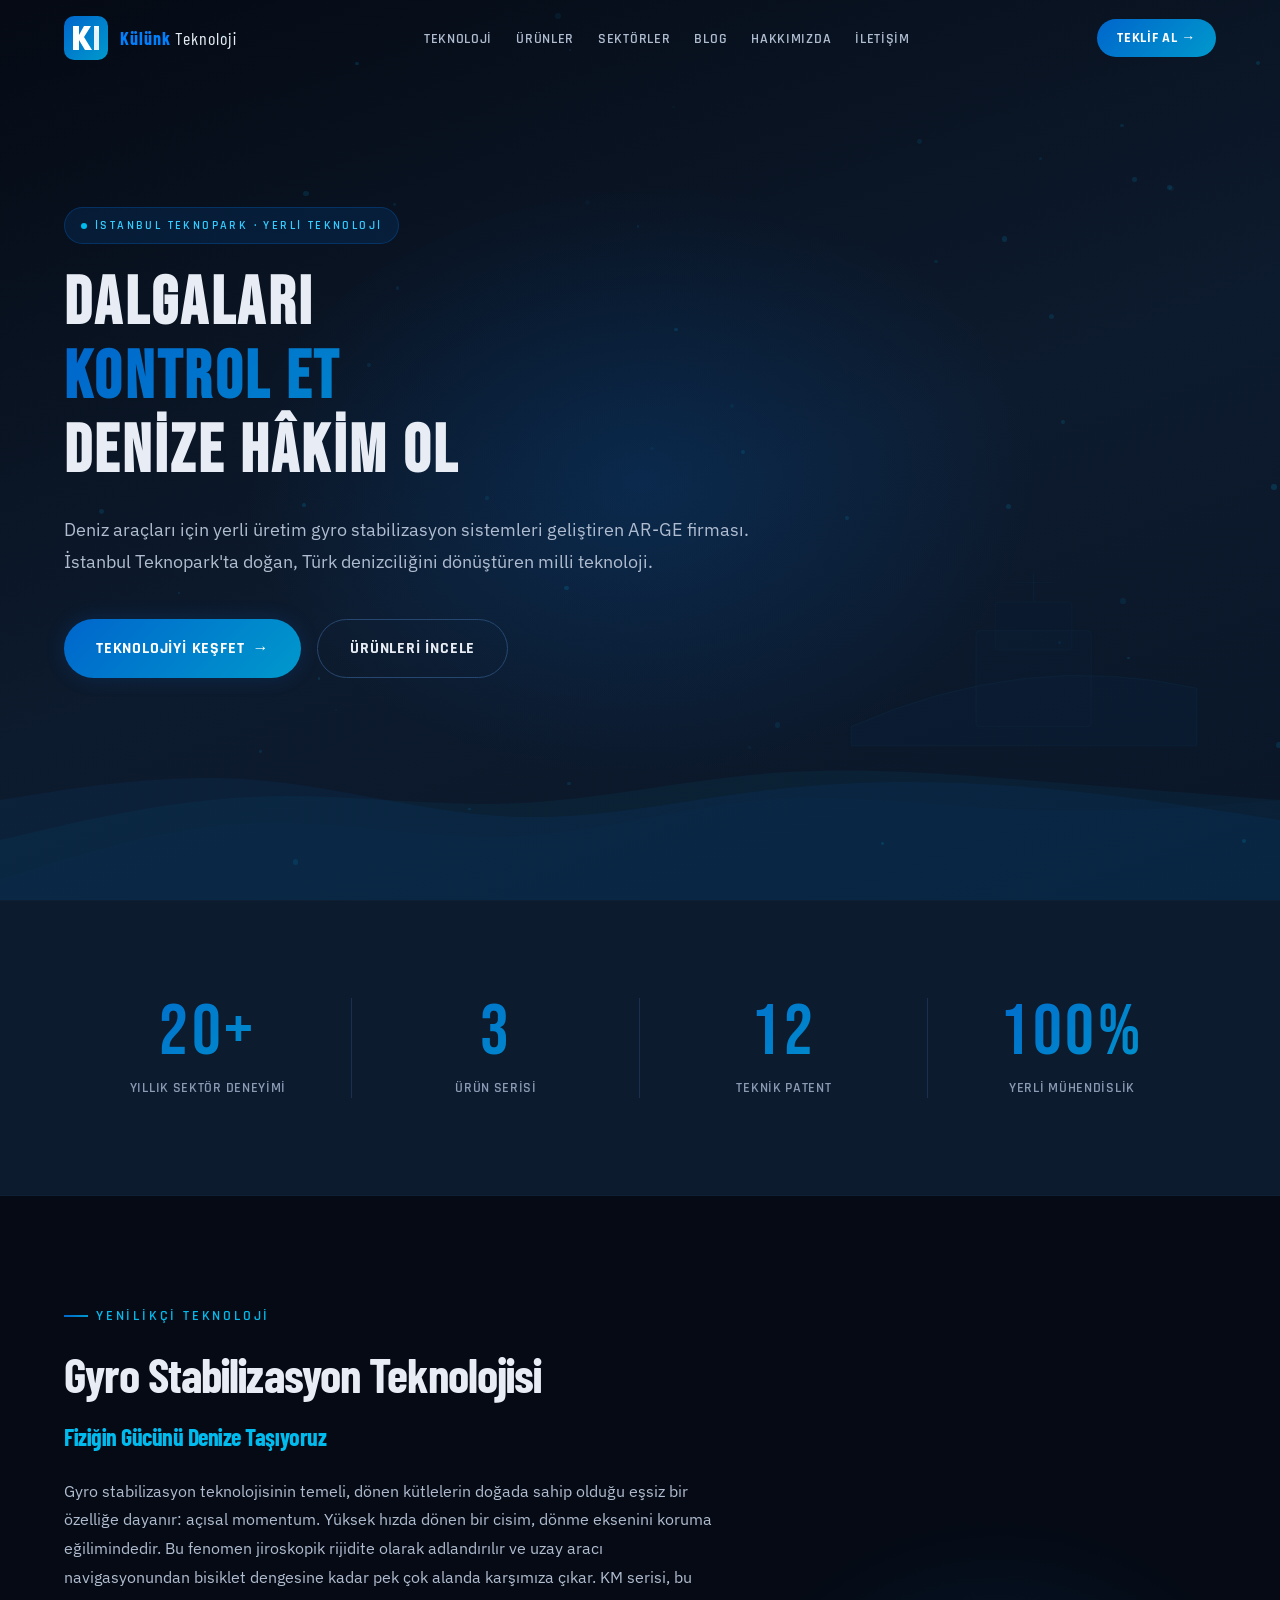
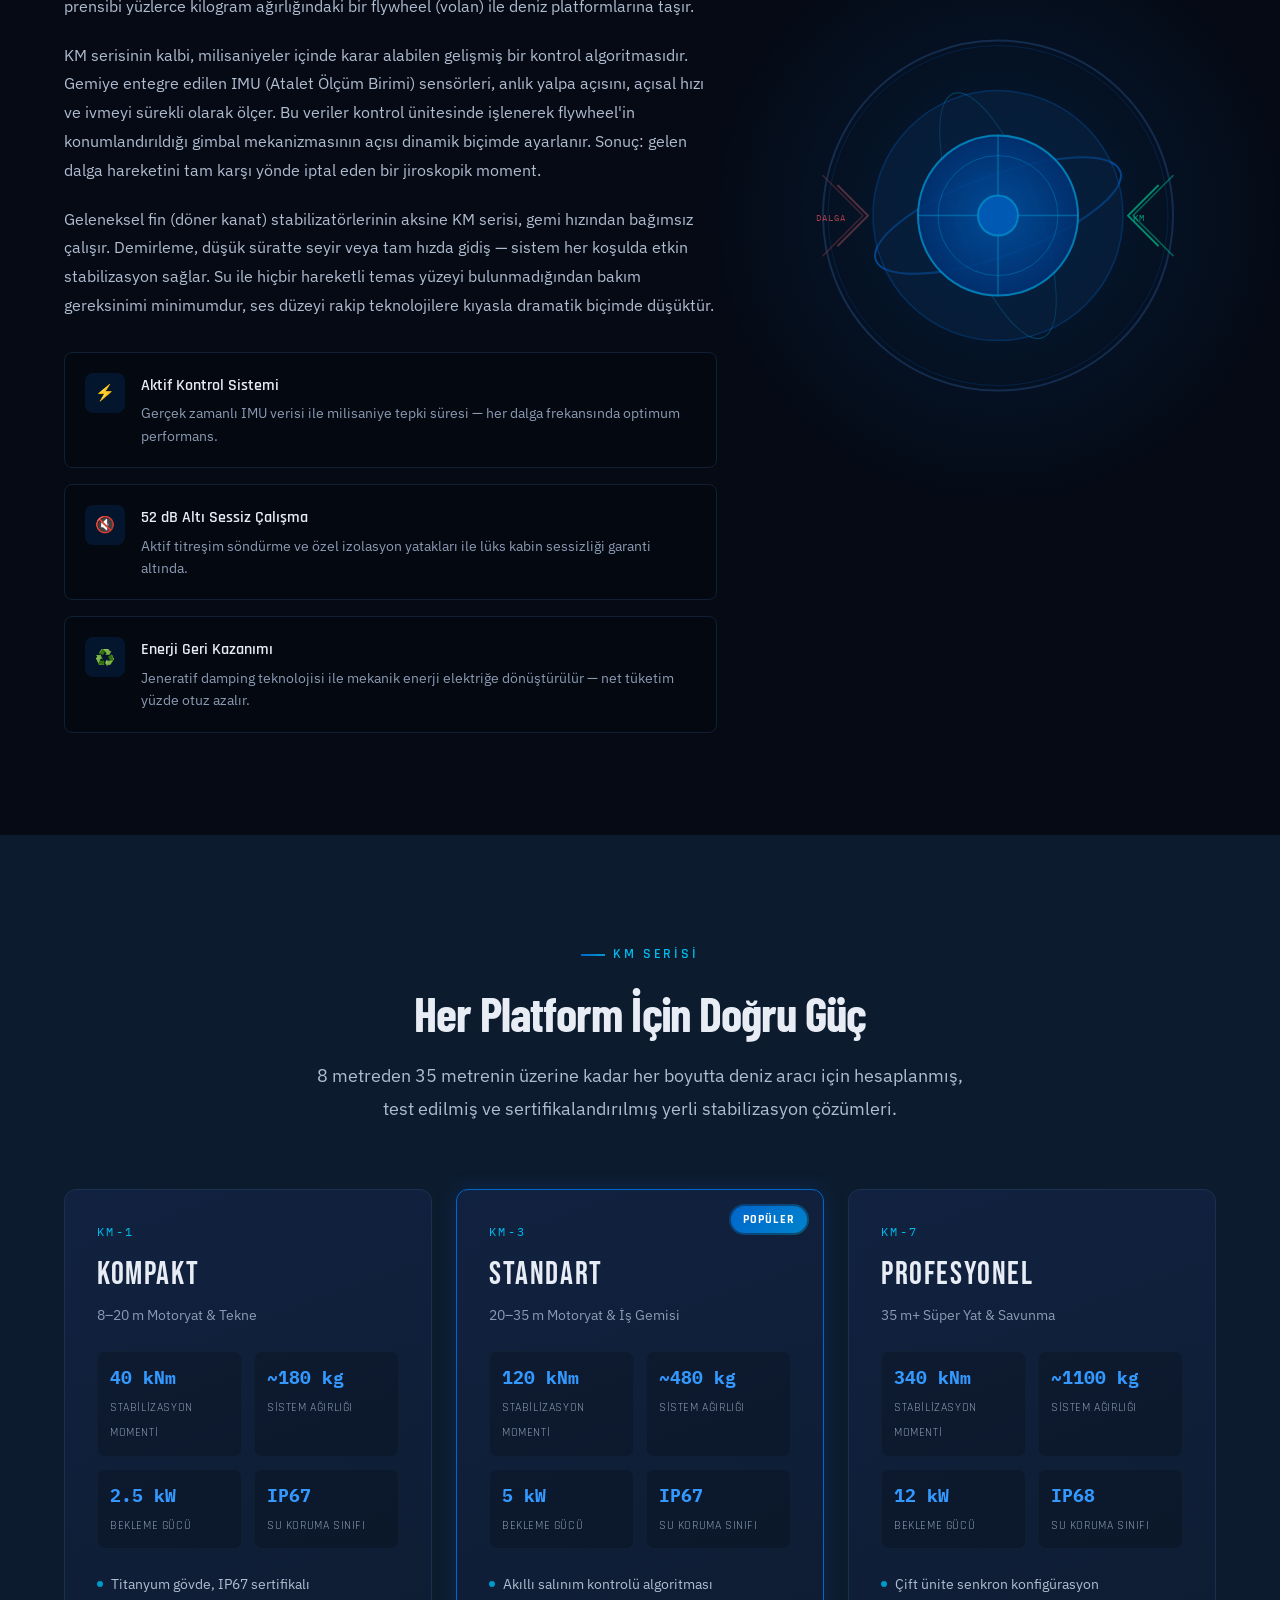
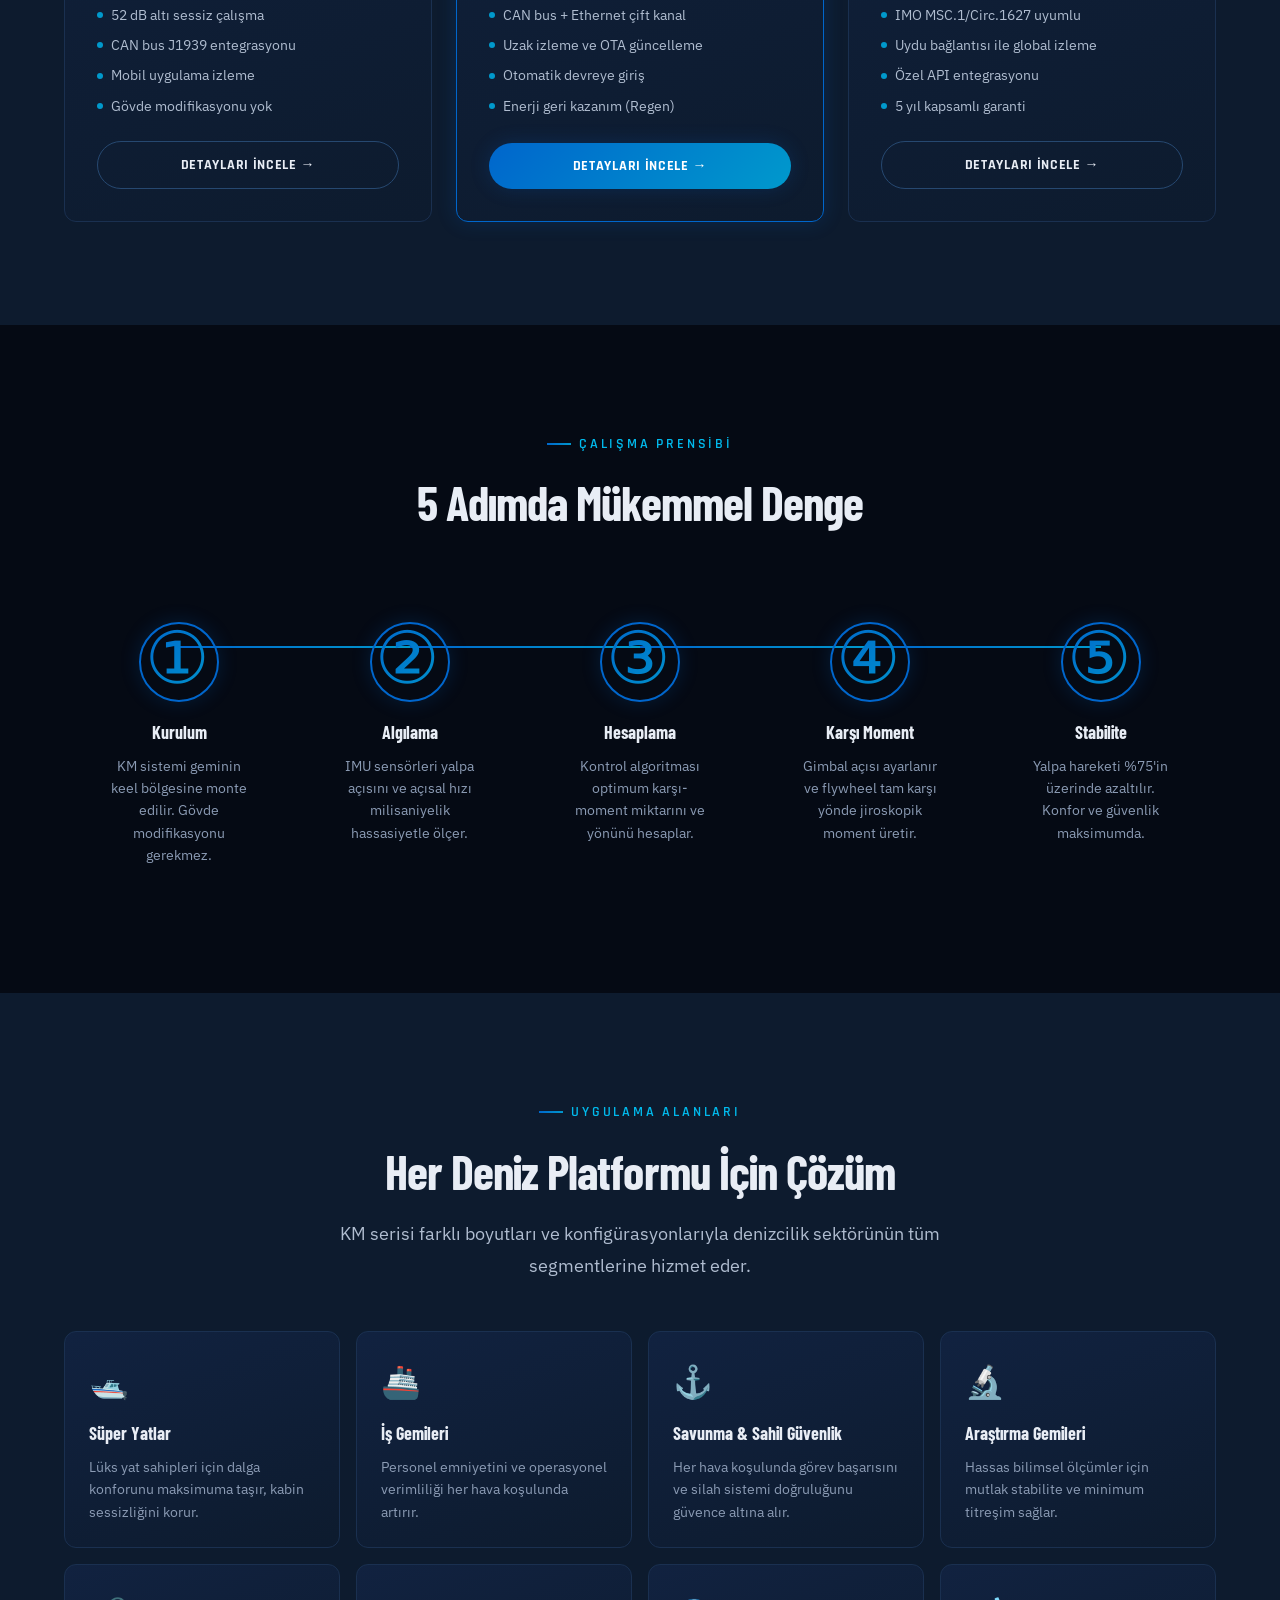
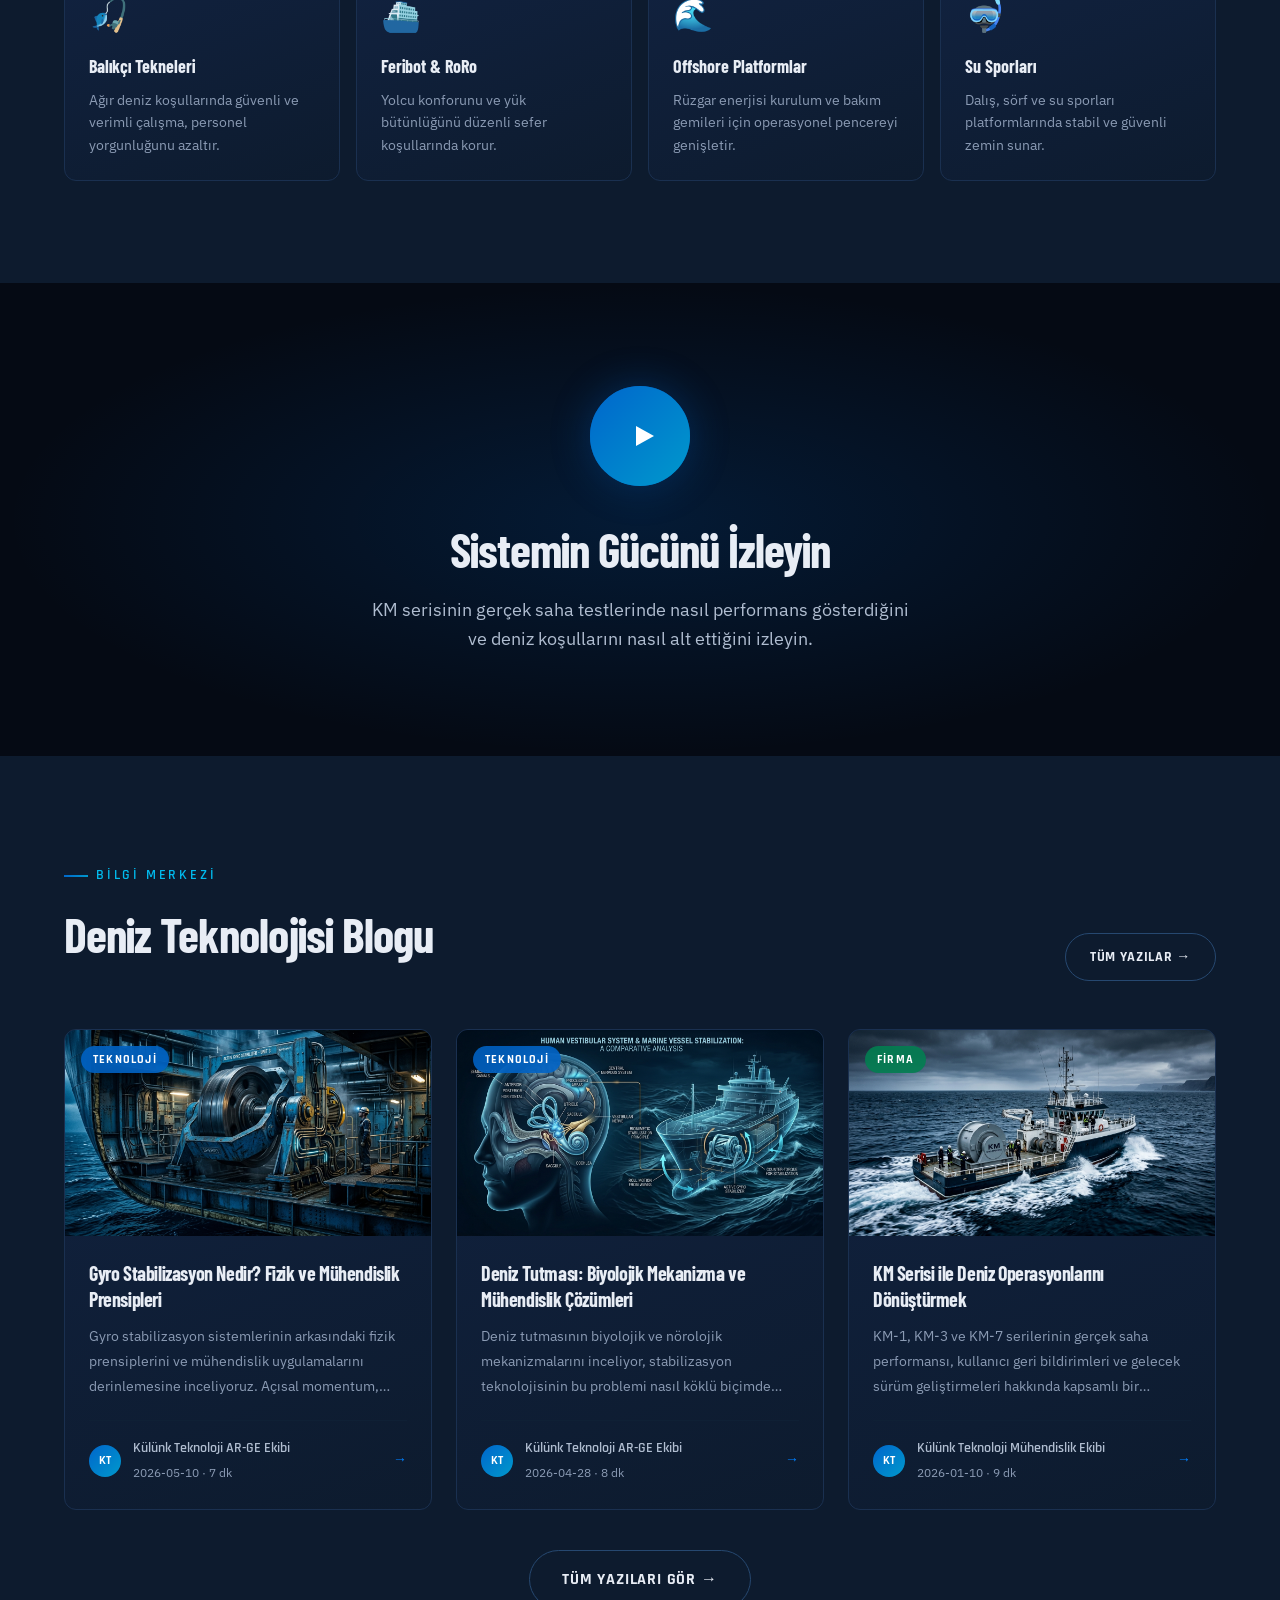
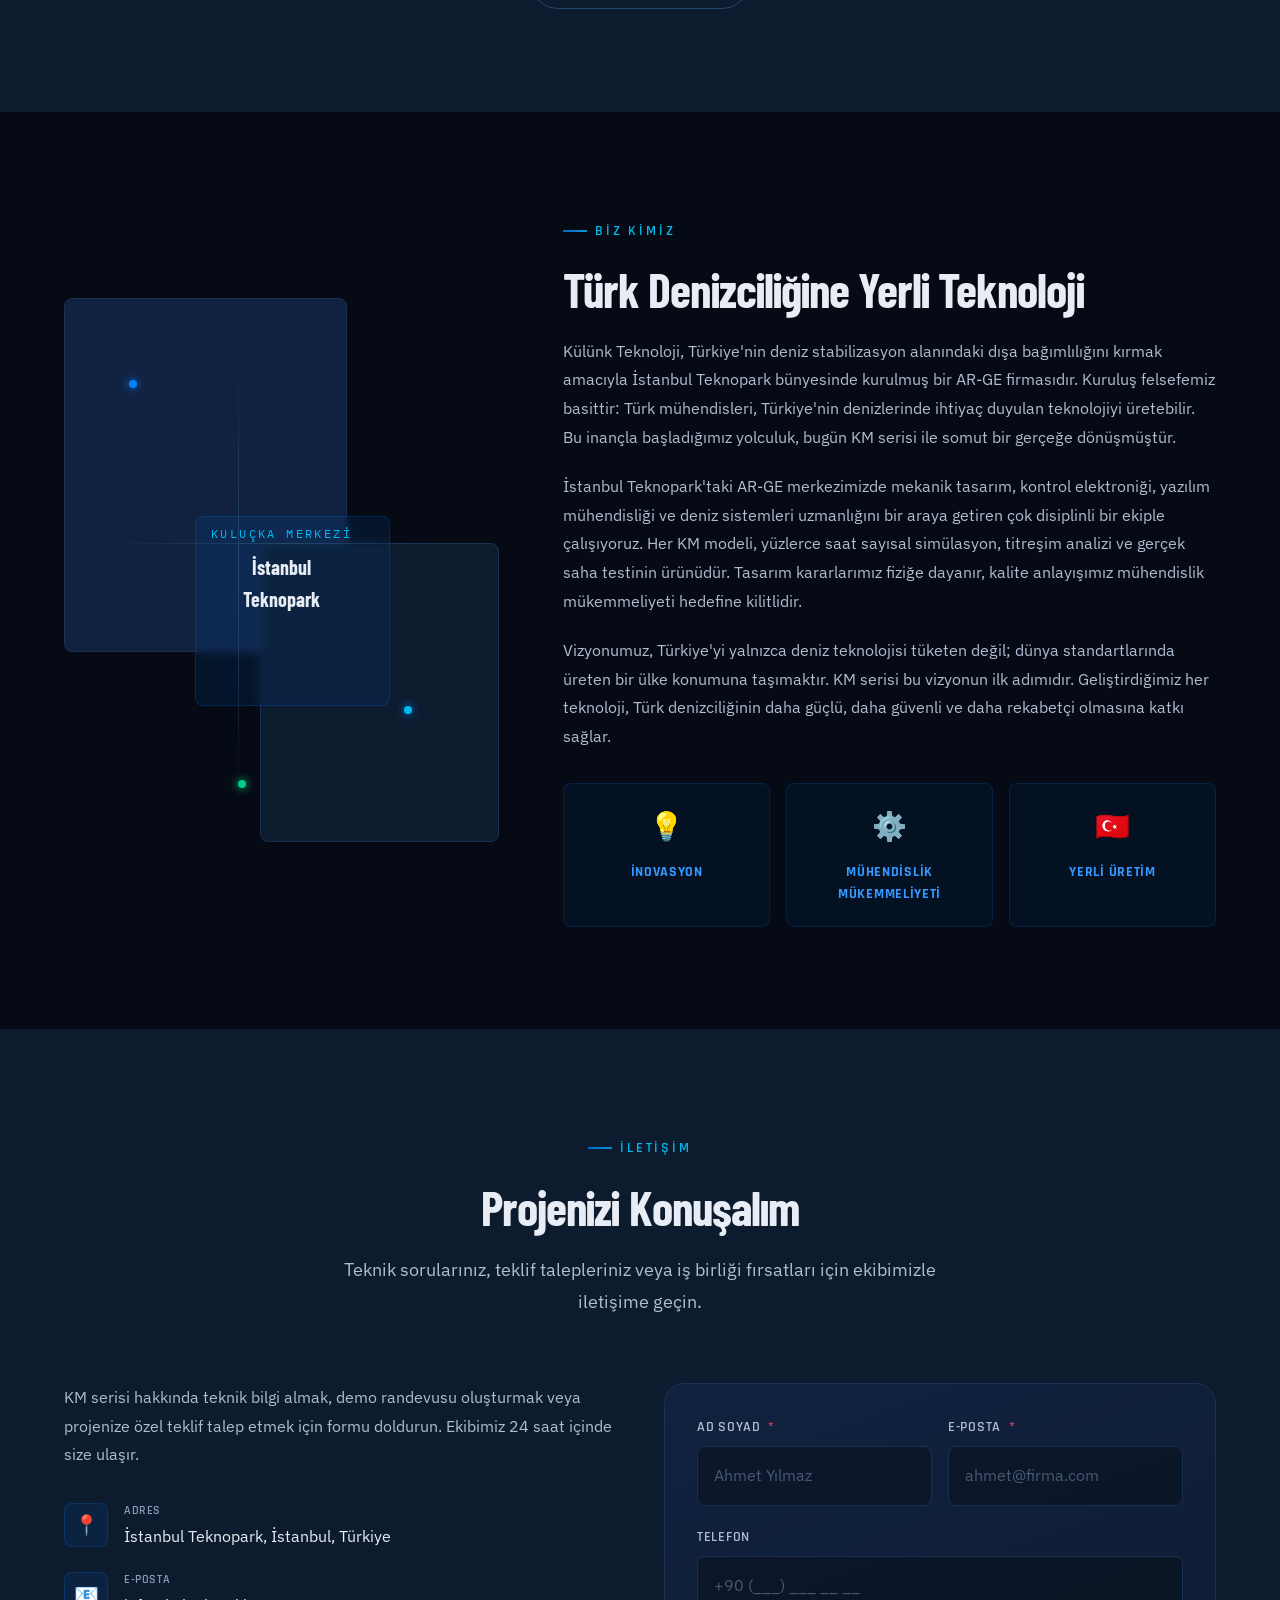
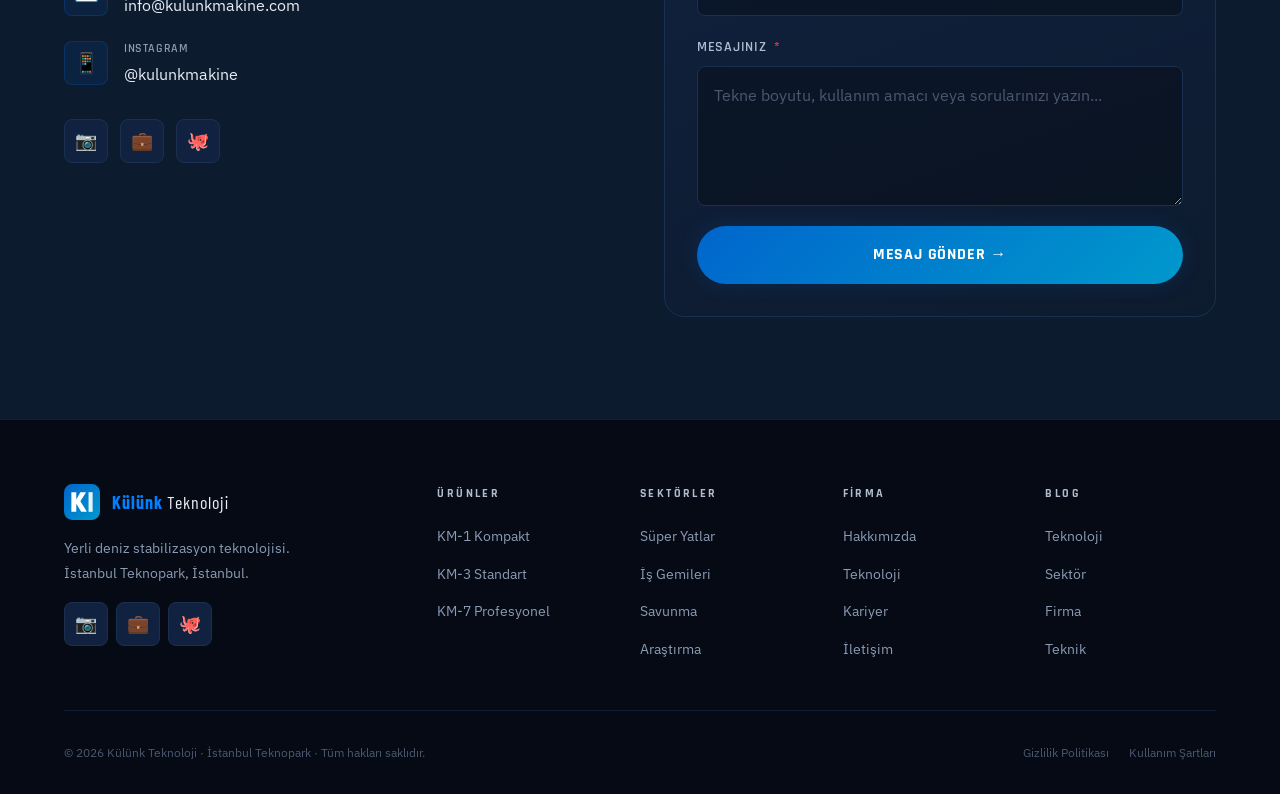
<file: index.html>
﻿<!DOCTYPE html>
<html lang="tr">
<head>
  <meta charset="UTF-8">
  <meta name="viewport" content="width=device-width, initial-scale=1.0">
  <meta name="description" content="Külünk Teknoloji — İstanbul Teknopark'ta geliştirilen yerli ve milli deniz gyro stabilizasyon sistemleri. KM serisi ile dalgalara hükmedin.">
  <meta name="keywords" content="gyro stabilizasyon, deniz stabilizatör, KM serisi, yerli teknoloji, İstanbul Teknopark, Külünk Teknoloji">
  <meta property="og:title" content="Külünk Teknoloji — Deniz Stabilizasyon Sistemleri">
  <meta property="og:description" content="Yerli ve milli gyro stabilizasyon teknolojisi. Dalgaları kontrol et, denize hâkim ol.">
  <meta property="og:image" content="/public/images/og-image.svg">
  <meta property="og:type" content="website">
  <meta name="twitter:card" content="summary_large_image">
  <title>Külünk Teknoloji — Deniz Stabilizasyon Sistemleri</title>
  <link rel="icon" type="image/svg+xml" href="/favicon.svg">
  <link rel="preconnect" href="https://fonts.googleapis.com">
  <link rel="preconnect" href="https://fonts.gstatic.com" crossorigin>
  <link href="https://fonts.googleapis.com/css2?family=Bebas+Neue&family=Barlow+Condensed:wght@400;600;700&family=IBM+Plex+Sans:wght@300;400;500&family=Rajdhani:wght@400;500;600&family=IBM+Plex+Mono:wght@400&display=swap" rel="stylesheet">
  <link rel="stylesheet" href="/assets/css/main.css">
</head>
<body>

<!-- ========== NAV ========== -->
<nav id="navbar" role="navigation" aria-label="Ana Navigasyon">
  <a href="/" class="nav-logo" aria-label="Külünk Teknoloji Ana Sayfa">
    <svg width="44" height="44" viewBox="0 0 44 44" fill="none" xmlns="http://www.w3.org/2000/svg" role="img" aria-hidden="true">
      <rect width="44" height="44" rx="10" fill="url(#km-grad)"/>
      <path d="M9 10 L9 34 L15 34 L15 24 L21 34 L28 34 L20 21 L27 10 L20 10 L15 19 L15 10 Z" fill="white"/>
      <rect x="30" y="10" width="5" height="24" fill="rgba(255,255,255,0.9)"/>
      <polygon points="30,10 35,10 35,17" fill="rgba(255,255,255,0.6)"/>
      <defs>
        <linearGradient id="km-grad" x1="0" y1="0" x2="44" y2="44" gradientUnits="userSpaceOnUse">
          <stop offset="0%" stop-color="#0066CC"/>
          <stop offset="100%" stop-color="#0099CC"/>
        </linearGradient>
      </defs>
    </svg>
    <span class="nav-logo-wordmark"><strong>Külünk</strong> Teknoloji</span>
  </a>

  <ul class="nav-links" role="list">
    <li><a href="#teknoloji" class="nav-link">Teknoloji</a></li>
    <li><a href="#urunler" class="nav-link">Ürünler</a></li>
    <li><a href="#sektorler" class="nav-link">Sektörler</a></li>
    <li><a href="/blog/" class="nav-link">Blog</a></li>
    <li><a href="#hakkimizda" class="nav-link">Hakkımızda</a></li>
    <li><a href="#iletisim" class="nav-link">İletişim</a></li>
  </ul>

  <a href="#iletisim" class="nav-cta">Teklif Al →</a>

  <button class="nav-toggle" aria-label="Menüyü aç/kapat" aria-expanded="false" aria-controls="nav-mobile-overlay">
    <span class="nav-toggle-line"></span>
    <span class="nav-toggle-line"></span>
    <span class="nav-toggle-line"></span>
  </button>
</nav>

<!-- Mobile overlay -->
<div id="nav-mobile-overlay" class="nav-mobile-overlay" role="dialog" aria-modal="true" aria-label="Mobil Menü">
  <nav>
    <ul role="list" style="display:flex;flex-direction:column;align-items:center;gap:2rem;list-style:none;">
      <li><a href="#teknoloji" class="nav-mobile-link">Teknoloji</a></li>
      <li><a href="#urunler" class="nav-mobile-link">Ürünler</a></li>
      <li><a href="#sektorler" class="nav-mobile-link">Sektörler</a></li>
      <li><a href="/blog/" class="nav-mobile-link">Blog</a></li>
      <li><a href="#hakkimizda" class="nav-mobile-link">Hakkımızda</a></li>
      <li><a href="#iletisim" class="nav-mobile-link">İletişim</a></li>
    </ul>
  </nav>
</div>

<main>

<!-- ========== HERO ========== -->
<section id="hero" aria-label="Ana Başlık">
  <div class="hero-bg"></div>

  <!-- SVG Waves -->
  <div class="hero-waves" aria-hidden="true">
    <svg id="hero-wave-svg" viewBox="0 0 1440 320" preserveAspectRatio="none" xmlns="http://www.w3.org/2000/svg" style="width:100%;height:200px;display:block;">
      <path class="wave wave-1" fill="rgba(0,102,204,0.08)" d="M0,160L48,149.3C96,139,192,117,288,128C384,139,480,181,576,186.7C672,192,768,160,864,144C960,128,1056,128,1152,138.7C1248,149,1344,171,1392,181.3L1440,192L1440,320L0,320Z"/>
      <path class="wave wave-2" fill="rgba(0,153,204,0.06)" d="M0,224L48,208C96,192,192,160,288,154.7C384,149,480,171,576,165.3C672,160,768,128,864,117.3C960,107,1056,117,1152,128C1248,139,1344,149,1392,154.7L1440,160L1440,320L0,320Z"/>
      <path class="wave wave-3" fill="rgba(0,80,160,0.04)" d="M0,288L48,266.7C96,245,192,203,288,197.3C384,192,480,224,576,218.7C672,213,768,171,864,160C960,149,1056,171,1152,176C1248,181,1344,171,1392,165.3L1440,160L1440,320L0,320Z"/>
    </svg>
  </div>

  <div class="hero-glow" aria-hidden="true"></div>

  <!-- Particles -->
  <div class="hero-particles" aria-hidden="true" id="hero-particles"></div>

  <!-- Content -->
  <div class="hero-content">
    <div class="hero-badge reveal" data-delay="0">
      <span class="badge-pulse"></span>
      İstanbul Teknopark · Yerli Teknoloji
    </div>

    <h1 class="hero-title reveal" data-delay="1">
      DALGALARI<br>
      <span class="hero-title-em">KONTROL ET</span><br>
      DENİZE HÂKİM OL
    </h1>

    <p class="hero-description reveal" data-delay="2">
      Deniz araçları için yerli üretim gyro stabilizasyon sistemleri geliştiren AR-GE firması.
      İstanbul Teknopark'ta doğan, Türk denizciliğini dönüştüren milli teknoloji.
    </p>

    <div class="hero-cta reveal" data-delay="3">
      <a href="#teknoloji" class="btn btn-primary btn-lg">
        Teknolojiyi Keşfet <span class="btn-arrow">→</span>
      </a>
      <a href="#urunler" class="btn btn-outline btn-lg">
        Ürünleri İncele
      </a>
    </div>
  </div>

  <!-- Vessel SVG -->
  <div class="hero-vessel" aria-hidden="true">
    <svg viewBox="0 0 400 200" fill="none" xmlns="http://www.w3.org/2000/svg">
      <path d="M20 160 Q200 80 380 120 L380 180 L20 180 Z" fill="rgba(0,102,204,0.3)" stroke="rgba(0,153,204,0.5)" stroke-width="1"/>
      <rect x="150" y="60" width="120" height="100" rx="4" fill="rgba(0,80,160,0.2)" stroke="rgba(0,153,204,0.4)" stroke-width="1"/>
      <rect x="170" y="30" width="80" height="50" rx="4" fill="rgba(0,60,140,0.2)" stroke="rgba(0,153,204,0.3)" stroke-width="1"/>
      <line x1="210" y1="30" x2="210" y2="0" stroke="rgba(0,153,204,0.4)" stroke-width="1.5"/>
      <line x1="190" y1="10" x2="230" y2="10" stroke="rgba(0,153,204,0.3)" stroke-width="1"/>
    </svg>
  </div>
</section>

<!-- ========== STATS ========== -->
<section id="stats" aria-label="İstatistikler">
  <div class="container">
    <div class="stats-grid">
      <div class="stat-item reveal" data-delay="1">
        <span class="stat-number" data-target="20" data-suffix="+">0</span>
        <span class="stat-label">Yıllık Sektör Deneyimi</span>
      </div>
      <div class="stat-item reveal" data-delay="2">
        <span class="stat-number" data-target="3" data-suffix="">0</span>
        <span class="stat-label">Ürün Serisi</span>
      </div>
      <div class="stat-item reveal" data-delay="3">
        <span class="stat-number" data-target="12" data-suffix="">0</span>
        <span class="stat-label">Teknik Patent</span>
      </div>
      <div class="stat-item reveal" data-delay="4">
        <span class="stat-number" data-target="100" data-suffix="%">0</span>
        <span class="stat-label">Yerli Mühendislik</span>
      </div>
    </div>
  </div>
</section>

<!-- ========== TEKNOLOJİ ========== -->
<section id="teknoloji" aria-labelledby="teknoloji-title">
  <div class="container">
    <div class="teknoloji-grid">
      <!-- Text -->
      <div class="teknoloji-text">
        <span class="section-label reveal" data-delay="0">Yenilikçi Teknoloji</span>
        <h2 class="section-title reveal" data-delay="1" id="teknoloji-title">Gyro Stabilizasyon Teknolojisi</h2>
        <h3 class="reveal" data-delay="1" style="font-family:var(--font-heading);font-size:var(--text-2xl);color:var(--color-accent-400);margin-bottom:var(--space-6);">Fiziğin Gücünü Denize Taşıyoruz</h3>

        <p class="reveal" data-delay="2">
          Gyro stabilizasyon teknolojisinin temeli, dönen kütlelerin doğada sahip olduğu eşsiz bir özelliğe dayanır: açısal momentum. Yüksek hızda dönen bir cisim, dönme eksenini koruma eğilimindedir. Bu fenomen jiroskopik rijidite olarak adlandırılır ve uzay aracı navigasyonundan bisiklet dengesine kadar pek çok alanda karşımıza çıkar. KM serisi, bu prensibi yüzlerce kilogram ağırlığındaki bir flywheel (volan) ile deniz platformlarına taşır.
        </p>
        <p class="reveal" data-delay="2">
          KM serisinin kalbi, milisaniyeler içinde karar alabilen gelişmiş bir kontrol algoritmasıdır. Gemiye entegre edilen IMU (Atalet Ölçüm Birimi) sensörleri, anlık yalpa açısını, açısal hızı ve ivmeyi sürekli olarak ölçer. Bu veriler kontrol ünitesinde işlenerek flywheel'in konumlandırıldığı gimbal mekanizmasının açısı dinamik biçimde ayarlanır. Sonuç: gelen dalga hareketini tam karşı yönde iptal eden bir jiroskopik moment.
        </p>
        <p class="reveal" data-delay="3">
          Geleneksel fin (döner kanat) stabilizatörlerinin aksine KM serisi, gemi hızından bağımsız çalışır. Demirleme, düşük süratte seyir veya tam hızda gidiş — sistem her koşulda etkin stabilizasyon sağlar. Su ile hiçbir hareketli temas yüzeyi bulunmadığından bakım gereksinimi minimumdur, ses düzeyi rakip teknolojilere kıyasla dramatik biçimde düşüktür.
        </p>

        <div class="teknoloji-features">
          <div class="feature-card reveal" data-delay="3">
            <div class="feature-card-icon" aria-hidden="true">⚡</div>
            <div>
              <div class="feature-card-title">Aktif Kontrol Sistemi</div>
              <div class="feature-card-desc">Gerçek zamanlı IMU verisi ile milisaniye tepki süresi — her dalga frekansında optimum performans.</div>
            </div>
          </div>
          <div class="feature-card reveal" data-delay="4">
            <div class="feature-card-icon" aria-hidden="true">🔇</div>
            <div>
              <div class="feature-card-title">52 dB Altı Sessiz Çalışma</div>
              <div class="feature-card-desc">Aktif titreşim söndürme ve özel izolasyon yatakları ile lüks kabin sessizliği garanti altında.</div>
            </div>
          </div>
          <div class="feature-card reveal" data-delay="5">
            <div class="feature-card-icon" aria-hidden="true">♻️</div>
            <div>
              <div class="feature-card-title">Enerji Geri Kazanımı</div>
              <div class="feature-card-desc">Jeneratif damping teknolojisi ile mekanik enerji elektriğe dönüştürülür — net tüketim yüzde otuz azalır.</div>
            </div>
          </div>
        </div>
      </div>

      <!-- Gyro Illustration -->
      <div class="gyro-illustration reveal" data-delay="2" aria-hidden="true">
        <div class="gyro-glow"></div>
        <svg class="gyro-svg" viewBox="0 0 380 380" fill="none" xmlns="http://www.w3.org/2000/svg">
          <!-- Outer static ring -->
          <circle cx="190" cy="190" r="175" stroke="rgba(26,48,80,0.8)" stroke-width="2" fill="none"/>
          <circle cx="190" cy="190" r="170" stroke="rgba(0,102,204,0.2)" stroke-width="1" fill="none"/>

          <!-- Middle rotating ring -->
          <g class="gyro-middle" style="transform-origin:190px 190px;">
            <ellipse cx="190" cy="190" rx="130" ry="40" stroke="rgba(0,102,204,0.6)" stroke-width="2" fill="none" transform="rotate(-20,190,190)"/>
            <ellipse cx="190" cy="190" rx="130" ry="40" stroke="rgba(0,153,204,0.4)" stroke-width="1" fill="none" transform="rotate(70,190,190)"/>
            <circle cx="190" cy="190" r="125" stroke="rgba(0,102,204,0.3)" stroke-width="1.5" fill="rgba(11,34,64,0.4)"/>
          </g>

          <!-- Inner flywheel -->
          <g class="gyro-inner" style="transform-origin:190px 190px;">
            <circle cx="190" cy="190" r="80" fill="url(#flywheel-grad)" stroke="rgba(0,153,204,0.8)" stroke-width="2"/>
            <circle cx="190" cy="190" r="60" stroke="rgba(0,153,204,0.4)" stroke-width="1" fill="none"/>
            <circle cx="190" cy="190" r="20" fill="rgba(0,102,204,0.6)" stroke="rgba(0,153,204,0.8)" stroke-width="2"/>
            <!-- Spokes -->
            <line x1="190" y1="110" x2="190" y2="170" stroke="rgba(0,153,204,0.5)" stroke-width="1.5"/>
            <line x1="190" y1="210" x2="190" y2="270" stroke="rgba(0,153,204,0.5)" stroke-width="1.5"/>
            <line x1="110" y1="190" x2="170" y2="190" stroke="rgba(0,153,204,0.5)" stroke-width="1.5"/>
            <line x1="210" y1="190" x2="270" y2="190" stroke="rgba(0,153,204,0.5)" stroke-width="1.5"/>
          </g>

          <!-- Wave force arrows (left — disruptive) -->
          <g class="gyro-wave-arrows">
            <path d="M30 160 L60 190 L30 220" stroke="rgba(255,100,100,0.6)" stroke-width="2" fill="none" stroke-linecap="round" stroke-linejoin="round"/>
            <path d="M15 150 L55 190 L15 230" stroke="rgba(255,80,80,0.4)" stroke-width="1.5" fill="none" stroke-linecap="round" stroke-linejoin="round"/>
          </g>

          <!-- Counter arrows (right — stabilizing) -->
          <g class="gyro-counter-arrows">
            <path d="M350 220 L320 190 L350 160" stroke="rgba(0,204,136,0.8)" stroke-width="2" fill="none" stroke-linecap="round" stroke-linejoin="round"/>
            <path d="M365 230 L325 190 L365 150" stroke="rgba(0,204,136,0.5)" stroke-width="1.5" fill="none" stroke-linecap="round" stroke-linejoin="round"/>
          </g>

          <!-- Labels -->
          <text x="8" y="195" fill="rgba(255,80,80,0.7)" font-size="9" font-family="IBM Plex Mono, monospace" letter-spacing="1">DALGA</text>
          <text x="325" y="195" fill="rgba(0,204,136,0.8)" font-size="9" font-family="IBM Plex Mono, monospace" letter-spacing="1">KM</text>

          <defs>
            <radialGradient id="flywheel-grad" cx="50%" cy="50%" r="50%">
              <stop offset="0%" stop-color="rgba(0,80,160,0.8)"/>
              <stop offset="100%" stop-color="rgba(0,40,100,0.9)"/>
            </radialGradient>
          </defs>
        </svg>
      </div>
    </div>
  </div>
</section>

<!-- ========== ÜRÜNLER ========== -->
<section id="urunler" aria-labelledby="urunler-title">
  <div class="container">
    <div class="urunler-header">
      <span class="section-label reveal" data-delay="0">KM Serisi</span>
      <h2 class="section-title reveal" data-delay="1" id="urunler-title">Her Platform İçin Doğru Güç</h2>
      <p class="section-subtitle reveal" data-delay="2" style="margin-inline:auto;text-align:center;">8 metreden 35 metrenin üzerine kadar her boyutta deniz aracı için hesaplanmış, test edilmiş ve sertifikalandırılmış yerli stabilizasyon çözümleri.</p>
    </div>

    <div class="urunler-grid">
      <!-- KM-1 -->
      <article class="card product-card reveal" data-delay="1" data-tilt>
        <span class="product-card-series">KM-1</span>
        <div class="product-card-header">
          <div class="product-card-name">KOMPAKT</div>
          <div class="product-card-target">8–20 m Motoryat & Tekne</div>
        </div>
        <div class="product-card-specs">
          <div class="spec-item">
            <span class="spec-value">40 kNm</span>
            <span class="spec-label">Stabilizasyon Momenti</span>
          </div>
          <div class="spec-item">
            <span class="spec-value">~180 kg</span>
            <span class="spec-label">Sistem Ağırlığı</span>
          </div>
          <div class="spec-item">
            <span class="spec-value">2.5 kW</span>
            <span class="spec-label">Bekleme Gücü</span>
          </div>
          <div class="spec-item">
            <span class="spec-value">IP67</span>
            <span class="spec-label">Su Koruma Sınıfı</span>
          </div>
        </div>
        <ul class="product-card-features">
          <li class="feature-item">Titanyum gövde, IP67 sertifikalı</li>
          <li class="feature-item">52 dB altı sessiz çalışma</li>
          <li class="feature-item">CAN bus J1939 entegrasyonu</li>
          <li class="feature-item">Mobil uygulama izleme</li>
          <li class="feature-item">Gövde modifikasyonu yok</li>
        </ul>
        <a href="/urunler/#km-1" class="btn btn-outline btn-md" style="text-align:center;justify-content:center;">Detayları İncele →</a>
      </article>

      <!-- KM-3 FEATURED -->
      <article class="card product-card product-card--featured reveal" data-delay="2" data-tilt>
        <span class="product-card-badge">POPÜLER</span>
        <span class="product-card-series">KM-3</span>
        <div class="product-card-header">
          <div class="product-card-name">STANDART</div>
          <div class="product-card-target">20–35 m Motoryat & İş Gemisi</div>
        </div>
        <div class="product-card-specs">
          <div class="spec-item">
            <span class="spec-value">120 kNm</span>
            <span class="spec-label">Stabilizasyon Momenti</span>
          </div>
          <div class="spec-item">
            <span class="spec-value">~480 kg</span>
            <span class="spec-label">Sistem Ağırlığı</span>
          </div>
          <div class="spec-item">
            <span class="spec-value">5 kW</span>
            <span class="spec-label">Bekleme Gücü</span>
          </div>
          <div class="spec-item">
            <span class="spec-value">IP67</span>
            <span class="spec-label">Su Koruma Sınıfı</span>
          </div>
        </div>
        <ul class="product-card-features">
          <li class="feature-item">Akıllı salınım kontrolü algoritması</li>
          <li class="feature-item">CAN bus + Ethernet çift kanal</li>
          <li class="feature-item">Uzak izleme ve OTA güncelleme</li>
          <li class="feature-item">Otomatik devreye giriş</li>
          <li class="feature-item">Enerji geri kazanım (Regen)</li>
        </ul>
        <a href="/urunler/#km-3" class="btn btn-primary btn-md" style="text-align:center;justify-content:center;">Detayları İncele →</a>
      </article>

      <!-- KM-7 -->
      <article class="card product-card reveal" data-delay="3" data-tilt>
        <span class="product-card-series">KM-7</span>
        <div class="product-card-header">
          <div class="product-card-name">PROFESYONEL</div>
          <div class="product-card-target">35 m+ Süper Yat & Savunma</div>
        </div>
        <div class="product-card-specs">
          <div class="spec-item">
            <span class="spec-value">340 kNm</span>
            <span class="spec-label">Stabilizasyon Momenti</span>
          </div>
          <div class="spec-item">
            <span class="spec-value">~1100 kg</span>
            <span class="spec-label">Sistem Ağırlığı</span>
          </div>
          <div class="spec-item">
            <span class="spec-value">12 kW</span>
            <span class="spec-label">Bekleme Gücü</span>
          </div>
          <div class="spec-item">
            <span class="spec-value">IP68</span>
            <span class="spec-label">Su Koruma Sınıfı</span>
          </div>
        </div>
        <ul class="product-card-features">
          <li class="feature-item">Çift ünite senkron konfigürasyon</li>
          <li class="feature-item">IMO MSC.1/Circ.1627 uyumlu</li>
          <li class="feature-item">Uydu bağlantısı ile global izleme</li>
          <li class="feature-item">Özel API entegrasyonu</li>
          <li class="feature-item">5 yıl kapsamlı garanti</li>
        </ul>
        <a href="/urunler/#km-7" class="btn btn-outline btn-md" style="text-align:center;justify-content:center;">Detayları İncele →</a>
      </article>
    </div>
  </div>
</section>

<!-- ========== NASIL ÇALIŞIR ========== -->
<section id="nasil-calisir" aria-labelledby="nasil-title">
  <div class="container">
    <div class="nasil-header">
      <span class="section-label reveal" data-delay="0">Çalışma Prensibi</span>
      <h2 class="section-title reveal" data-delay="1" id="nasil-title">5 Adımda Mükemmel Denge</h2>
    </div>

    <div class="steps-container" role="list">
      <div class="step-item" role="listitem">
        <div class="step-number">①</div>
        <div class="step-title">Kurulum</div>
        <div class="step-desc">KM sistemi geminin keel bölgesine monte edilir. Gövde modifikasyonu gerekmez.</div>
        <div class="step-connector" aria-hidden="true"></div>
      </div>
      <div class="step-item" role="listitem">
        <div class="step-number">②</div>
        <div class="step-title">Algılama</div>
        <div class="step-desc">IMU sensörleri yalpa açısını ve açısal hızı milisaniyelik hassasiyetle ölçer.</div>
        <div class="step-connector" aria-hidden="true"></div>
      </div>
      <div class="step-item" role="listitem">
        <div class="step-number">③</div>
        <div class="step-title">Hesaplama</div>
        <div class="step-desc">Kontrol algoritması optimum karşı-moment miktarını ve yönünü hesaplar.</div>
        <div class="step-connector" aria-hidden="true"></div>
      </div>
      <div class="step-item" role="listitem">
        <div class="step-number">④</div>
        <div class="step-title">Karşı Moment</div>
        <div class="step-desc">Gimbal açısı ayarlanır ve flywheel tam karşı yönde jiroskopik moment üretir.</div>
        <div class="step-connector" aria-hidden="true"></div>
      </div>
      <div class="step-item" role="listitem">
        <div class="step-number">⑤</div>
        <div class="step-title">Stabilite</div>
        <div class="step-desc">Yalpa hareketi %75'in üzerinde azaltılır. Konfor ve güvenlik maksimumda.</div>
      </div>
    </div>
  </div>
</section>

<!-- ========== SEKTÖRLER ========== -->
<section id="sektorler" aria-labelledby="sektorler-title">
  <div class="container">
    <div class="sektorler-header">
      <span class="section-label reveal" data-delay="0">Uygulama Alanları</span>
      <h2 class="section-title reveal" data-delay="1" id="sektorler-title">Her Deniz Platformu İçin Çözüm</h2>
      <p class="section-subtitle reveal" data-delay="2" style="margin-inline:auto;text-align:center;">KM serisi farklı boyutları ve konfigürasyonlarıyla denizcilik sektörünün tüm segmentlerine hizmet eder.</p>
    </div>

    <div class="sektorler-grid">
      <div class="sektor-card reveal" data-delay="1">
        <span class="sektor-icon" aria-hidden="true">🛥️</span>
        <div class="sektor-name">Süper Yatlar</div>
        <div class="sektor-desc">Lüks yat sahipleri için dalga konforunu maksimuma taşır, kabin sessizliğini korur.</div>
      </div>
      <div class="sektor-card reveal" data-delay="1">
        <span class="sektor-icon" aria-hidden="true">🚢</span>
        <div class="sektor-name">İş Gemileri</div>
        <div class="sektor-desc">Personel emniyetini ve operasyonel verimliliği her hava koşulunda artırır.</div>
      </div>
      <div class="sektor-card reveal" data-delay="2">
        <span class="sektor-icon" aria-hidden="true">⚓</span>
        <div class="sektor-name">Savunma & Sahil Güvenlik</div>
        <div class="sektor-desc">Her hava koşulunda görev başarısını ve silah sistemi doğruluğunu güvence altına alır.</div>
      </div>
      <div class="sektor-card reveal" data-delay="2">
        <span class="sektor-icon" aria-hidden="true">🔬</span>
        <div class="sektor-name">Araştırma Gemileri</div>
        <div class="sektor-desc">Hassas bilimsel ölçümler için mutlak stabilite ve minimum titreşim sağlar.</div>
      </div>
      <div class="sektor-card reveal" data-delay="3">
        <span class="sektor-icon" aria-hidden="true">🎣</span>
        <div class="sektor-name">Balıkçı Tekneleri</div>
        <div class="sektor-desc">Ağır deniz koşullarında güvenli ve verimli çalışma, personel yorgunluğunu azaltır.</div>
      </div>
      <div class="sektor-card reveal" data-delay="3">
        <span class="sektor-icon" aria-hidden="true">⛴️</span>
        <div class="sektor-name">Feribot & RoRo</div>
        <div class="sektor-desc">Yolcu konforunu ve yük bütünlüğünü düzenli sefer koşullarında korur.</div>
      </div>
      <div class="sektor-card reveal" data-delay="4">
        <span class="sektor-icon" aria-hidden="true">🌊</span>
        <div class="sektor-name">Offshore Platformlar</div>
        <div class="sektor-desc">Rüzgar enerjisi kurulum ve bakım gemileri için operasyonel pencereyi genişletir.</div>
      </div>
      <div class="sektor-card reveal" data-delay="4">
        <span class="sektor-icon" aria-hidden="true">🤿</span>
        <div class="sektor-name">Su Sporları</div>
        <div class="sektor-desc">Dalış, sörf ve su sporları platformlarında stabil ve güvenli zemin sunar.</div>
      </div>
    </div>
  </div>
</section>

<!-- ========== DEMO ========== -->
<section id="demo" aria-labelledby="demo-title">
  <div class="container">
    <div class="demo-content">
      <div class="demo-play-wrapper reveal" data-delay="0" role="button" tabindex="0" aria-label="Tanıtım videosunu oynat" id="demo-play-btn">
        <div class="demo-play-ring" aria-hidden="true"></div>
        <div class="demo-play-ring" aria-hidden="true"></div>
        <div class="demo-play-ring" aria-hidden="true"></div>
        <div class="demo-play-btn" aria-hidden="true">
          <svg viewBox="0 0 36 36" xmlns="http://www.w3.org/2000/svg">
            <polygon points="12,8 12,28 30,18" fill="white"/>
          </svg>
        </div>
      </div>
      <h2 class="demo-title reveal" data-delay="1" id="demo-title">Sistemin Gücünü İzleyin</h2>
      <p class="demo-desc reveal" data-delay="2">
        KM serisinin gerçek saha testlerinde nasıl performans gösterdiğini ve deniz koşullarını nasıl alt ettiğini izleyin.
      </p>
    </div>
  </div>
</section>

<!-- Video Modal -->
<div class="modal-backdrop" id="video-modal" role="dialog" aria-modal="true" aria-label="Tanıtım Videosu">
  <div class="modal-container">
    <button class="modal-close" id="modal-close" aria-label="Videoyu kapat">✕</button>
    <iframe class="modal-iframe" id="modal-iframe" src="" title="KM Serisi Tanıtım Videosu" allowfullscreen loading="lazy"></iframe>
  </div>
</div>

<!-- ========== BLOG ========== -->
<section id="blog" aria-labelledby="blog-title">
  <div class="container">
    <div class="blog-section-header">
      <div>
        <span class="section-label reveal" data-delay="0">Bilgi Merkezi</span>
        <h2 class="section-title reveal" data-delay="1" id="blog-title">Deniz Teknolojisi Blogu</h2>
      </div>
      <a href="/blog/" class="btn btn-outline btn-md reveal" data-delay="1">Tüm Yazılar →</a>
    </div>

    <div class="blog-section-grid" id="blog-featured-grid">
      <!-- JS ile doldurulur -->
      <div class="blog-card">
        <div class="blog-card-image"><div class="blog-card-image-placeholder" style="height:200px;"></div></div>
        <div class="blog-card-body">
          <div class="blog-card-title" style="height:48px;background:var(--color-bg-elevated);border-radius:4px;"></div>
        </div>
      </div>
      <div class="blog-card">
        <div class="blog-card-image"><div class="blog-card-image-placeholder" style="height:200px;"></div></div>
        <div class="blog-card-body">
          <div class="blog-card-title" style="height:48px;background:var(--color-bg-elevated);border-radius:4px;"></div>
        </div>
      </div>
      <div class="blog-card">
        <div class="blog-card-image"><div class="blog-card-image-placeholder" style="height:200px;"></div></div>
        <div class="blog-card-body">
          <div class="blog-card-title" style="height:48px;background:var(--color-bg-elevated);border-radius:4px;"></div>
        </div>
      </div>
    </div>

    <div class="blog-section-footer">
      <a href="/blog/" class="btn btn-outline btn-lg">Tüm Yazıları Gör →</a>
    </div>
  </div>
</section>

<!-- ========== HAKKIMIZDA ========== -->
<section id="hakkimizda" aria-labelledby="hakkimizda-title">
  <div class="container">
    <div class="hakkimizda-grid">
      <!-- Visual block -->
      <div class="hakkimizda-visual reveal" data-delay="1" aria-hidden="true">
        <div class="geo-block geo-block-1"></div>
        <div class="geo-block geo-block-2"></div>
        <div class="geo-block geo-block-3"></div>
        <div class="geo-line-h" style="top:45%;left:10%;width:80%;"></div>
        <div class="geo-line-v" style="left:40%;top:10%;height:80%;"></div>
        <div class="geo-teknopark">
          <span class="geo-teknopark-label">Kuluçka Merkezi</span>
          <div class="geo-teknopark-title">İstanbul<br>Teknopark</div>
        </div>
        <div class="geo-dot" style="top:15%;left:15%;"></div>
        <div class="geo-dot" style="top:75%;right:20%;background:var(--color-accent-400);"></div>
        <div class="geo-dot" style="bottom:10%;left:40%;background:var(--color-success);box-shadow:0 0 10px var(--color-success);"></div>
      </div>

      <!-- Text -->
      <div class="hakkimizda-text">
        <span class="section-label reveal" data-delay="0">Biz Kimiz</span>
        <h2 class="section-title reveal" data-delay="1" id="hakkimizda-title">Türk Denizciliğine Yerli Teknoloji</h2>

        <p class="reveal" data-delay="2">
          Külünk Teknoloji, Türkiye'nin deniz stabilizasyon alanındaki dışa bağımlılığını kırmak amacıyla İstanbul Teknopark bünyesinde kurulmuş bir AR-GE firmasıdır. Kuruluş felsefemiz basittir: Türk mühendisleri, Türkiye'nin denizlerinde ihtiyaç duyulan teknolojiyi üretebilir. Bu inançla başladığımız yolculuk, bugün KM serisi ile somut bir gerçeğe dönüşmüştür.
        </p>
        <p class="reveal" data-delay="2">
          İstanbul Teknopark'taki AR-GE merkezimizde mekanik tasarım, kontrol elektroniği, yazılım mühendisliği ve deniz sistemleri uzmanlığını bir araya getiren çok disiplinli bir ekiple çalışıyoruz. Her KM modeli, yüzlerce saat sayısal simülasyon, titreşim analizi ve gerçek saha testinin ürünüdür. Tasarım kararlarımız fiziğe dayanır, kalite anlayışımız mühendislik mükemmeliyeti hedefine kilitlidir.
        </p>
        <p class="reveal" data-delay="3">
          Vizyonumuz, Türkiye'yi yalnızca deniz teknolojisi tüketen değil; dünya standartlarında üreten bir ülke konumuna taşımaktır. KM serisi bu vizyonun ilk adımıdır. Geliştirdiğimiz her teknoloji, Türk denizciliğinin daha güçlü, daha güvenli ve daha rekabetçi olmasına katkı sağlar.
        </p>

        <div class="deger-kartlar reveal" data-delay="3">
          <div class="deger-kart">
            <span class="deger-kart-icon" aria-hidden="true">💡</span>
            <div class="deger-kart-title">İnovasyon</div>
          </div>
          <div class="deger-kart">
            <span class="deger-kart-icon" aria-hidden="true">⚙️</span>
            <div class="deger-kart-title">Mühendislik Mükemmeliyeti</div>
          </div>
          <div class="deger-kart">
            <span class="deger-kart-icon" aria-hidden="true">🇹🇷</span>
            <div class="deger-kart-title">Yerli Üretim</div>
          </div>
        </div>
      </div>
    </div>
  </div>
</section>

<!-- ========== İLETİŞİM ========== -->
<section id="iletisim" aria-labelledby="iletisim-title">
  <div class="container">
    <div class="iletisim-header">
      <span class="section-label reveal" data-delay="0">İletişim</span>
      <h2 class="section-title reveal" data-delay="1" id="iletisim-title">Projenizi Konuşalım</h2>
      <p class="section-subtitle reveal" data-delay="2" style="margin-inline:auto;">Teknik sorularınız, teklif talepleriniz veya iş birliği fırsatları için ekibimizle iletişime geçin.</p>
    </div>

    <div class="iletisim-grid">
      <!-- Info -->
      <div class="iletisim-info reveal" data-delay="1">
        <p class="iletisim-intro">
          KM serisi hakkında teknik bilgi almak, demo randevusu oluşturmak veya projenize özel teklif talep etmek için formu doldurun. Ekibimiz 24 saat içinde size ulaşır.
        </p>

        <ul class="contact-list" role="list">
          <li class="contact-item">
            <div class="contact-icon" aria-hidden="true">📍</div>
            <div>
              <span class="contact-label">Adres</span>
              <span class="contact-value">İstanbul Teknopark, İstanbul, Türkiye</span>
            </div>
          </li>
          <li class="contact-item">
            <div class="contact-icon" aria-hidden="true">📧</div>
            <div>
              <span class="contact-label">E-posta</span>
              <a href="mailto:info@kulunkmakine.com" class="contact-value">info@kulunkmakine.com</a>
            </div>
          </li>
          <li class="contact-item">
            <div class="contact-icon" aria-hidden="true">📱</div>
            <div>
              <span class="contact-label">Instagram</span>
              <a href="https://instagram.com/kulunkmakine" class="contact-value" target="_blank" rel="noopener noreferrer">@kulunkmakine</a>
            </div>
          </li>
        </ul>

        <div class="social-links" role="list">
          <a href="https://instagram.com/kulunkmakine" class="social-link" target="_blank" rel="noopener noreferrer" aria-label="Instagram">📷</a>
          <a href="#" class="social-link" aria-label="LinkedIn">💼</a>
          <a href="#" class="social-link" aria-label="GitHub">🐙</a>
        </div>
      </div>

      <!-- Form -->
      <div class="iletisim-form reveal" data-delay="2">
        <form class="contact-form" id="contact-form" novalidate>
          <div class="form-row">
            <div class="form-group">
              <label class="form-label" for="name">Ad Soyad <span class="required">*</span></label>
              <input class="form-input" type="text" id="name" name="name" placeholder="Ahmet Yılmaz" required autocomplete="name">
            </div>
            <div class="form-group">
              <label class="form-label" for="email">E-posta <span class="required">*</span></label>
              <input class="form-input" type="email" id="email" name="email" placeholder="ahmet@firma.com" required autocomplete="email">
            </div>
          </div>
          <div class="form-group">
            <label class="form-label" for="phone">Telefon</label>
            <input class="form-input" type="tel" id="phone" name="phone" placeholder="+90 (___) ___ __ __" autocomplete="tel">
          </div>
          <div class="form-group">
            <label class="form-label" for="message">Mesajınız <span class="required">*</span></label>
            <textarea class="form-textarea" id="message" name="message" placeholder="Tekne boyutu, kullanım amacı veya sorularınızı yazın..." required></textarea>
          </div>
          <button type="submit" class="btn btn-primary btn-lg" style="width:100%;justify-content:center;">
            Mesaj Gönder →
          </button>
        </form>
      </div>
    </div>
  </div>
</section>

</main>

<!-- ========== FOOTER ========== -->
<footer>
  <div class="container">
    <div class="footer-top">
      <div class="footer-brand">
        <a href="/" class="nav-logo" aria-label="Külünk Teknoloji Ana Sayfa">
          <svg width="36" height="36" viewBox="0 0 44 44" fill="none" xmlns="http://www.w3.org/2000/svg" aria-hidden="true">
            <rect width="44" height="44" rx="10" fill="url(#km-grad-f)"/>
            <path d="M9 10 L9 34 L15 34 L15 24 L21 34 L28 34 L20 21 L27 10 L20 10 L15 19 L15 10 Z" fill="white"/>
            <rect x="30" y="10" width="5" height="24" fill="rgba(255,255,255,0.9)"/>
            <defs>
              <linearGradient id="km-grad-f" x1="0" y1="0" x2="44" y2="44" gradientUnits="userSpaceOnUse">
                <stop offset="0%" stop-color="#0066CC"/>
                <stop offset="100%" stop-color="#0099CC"/>
              </linearGradient>
            </defs>
          </svg>
          <span class="nav-logo-wordmark"><strong>Külünk</strong> Teknoloji</span>
        </a>
        <p>Yerli deniz stabilizasyon teknolojisi.<br>İstanbul Teknopark, İstanbul.</p>
        <div class="footer-social">
          <a href="https://instagram.com/kulunkmakine" class="social-link" target="_blank" rel="noopener noreferrer" aria-label="Instagram">📷</a>
          <a href="#" class="social-link" aria-label="LinkedIn">💼</a>
          <a href="#" class="social-link" aria-label="GitHub">🐙</a>
        </div>
      </div>

      <div>
        <div class="footer-col-title">Ürünler</div>
        <ul class="footer-links" role="list">
          <li><a href="/urunler/#km-1" class="footer-link">KM-1 Kompakt</a></li>
          <li><a href="/urunler/#km-3" class="footer-link">KM-3 Standart</a></li>
          <li><a href="/urunler/#km-7" class="footer-link">KM-7 Profesyonel</a></li>
        </ul>
      </div>

      <div>
        <div class="footer-col-title">Sektörler</div>
        <ul class="footer-links" role="list">
          <li><a href="#sektorler" class="footer-link">Süper Yatlar</a></li>
          <li><a href="#sektorler" class="footer-link">İş Gemileri</a></li>
          <li><a href="#sektorler" class="footer-link">Savunma</a></li>
          <li><a href="#sektorler" class="footer-link">Araştırma</a></li>
        </ul>
      </div>

      <div>
        <div class="footer-col-title">Firma</div>
        <ul class="footer-links" role="list">
          <li><a href="#hakkimizda" class="footer-link">Hakkımızda</a></li>
          <li><a href="#teknoloji" class="footer-link">Teknoloji</a></li>
          <li><a href="#iletisim" class="footer-link">Kariyer</a></li>
          <li><a href="#iletisim" class="footer-link">İletişim</a></li>
        </ul>
      </div>

      <div>
        <div class="footer-col-title">Blog</div>
        <ul class="footer-links" role="list">
          <li><a href="/blog/#teknoloji" class="footer-link">Teknoloji</a></li>
          <li><a href="/blog/#sektor" class="footer-link">Sektör</a></li>
          <li><a href="/blog/#firma" class="footer-link">Firma</a></li>
          <li><a href="/blog/#teknik" class="footer-link">Teknik</a></li>
        </ul>
      </div>
    </div>

    <div class="footer-bottom">
      <div class="footer-copy">© 2026 Külünk Teknoloji · İstanbul Teknopark · Tüm hakları saklıdır.</div>
      <div class="footer-legal">
        <a href="#">Gizlilik Politikası</a>
        <a href="#">Kullanım Şartları</a>
      </div>
    </div>
  </div>
</footer>

<!-- Toast container -->
<div class="toast-container" id="toast-container" aria-live="polite" role="status"></div>

<script type="module" src="/assets/js/main.js"></script>
</body>
</html>
</file>
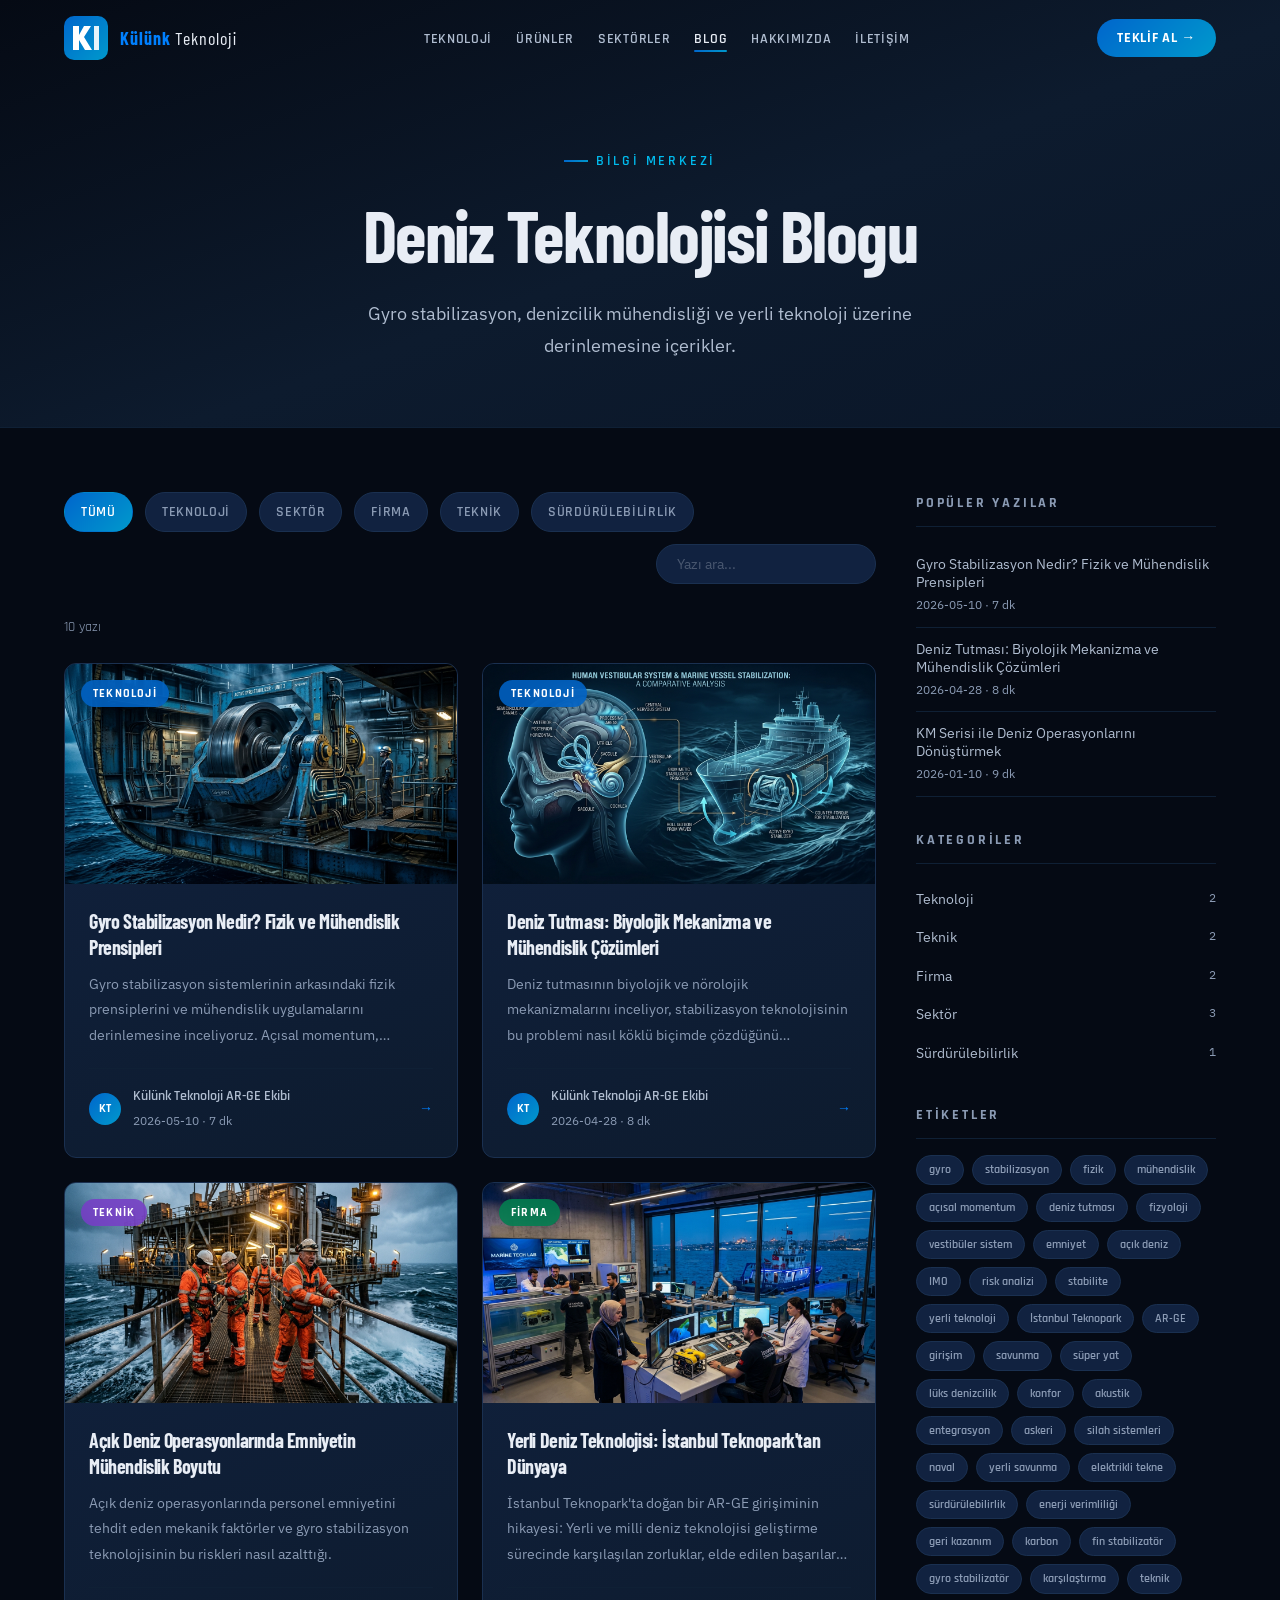
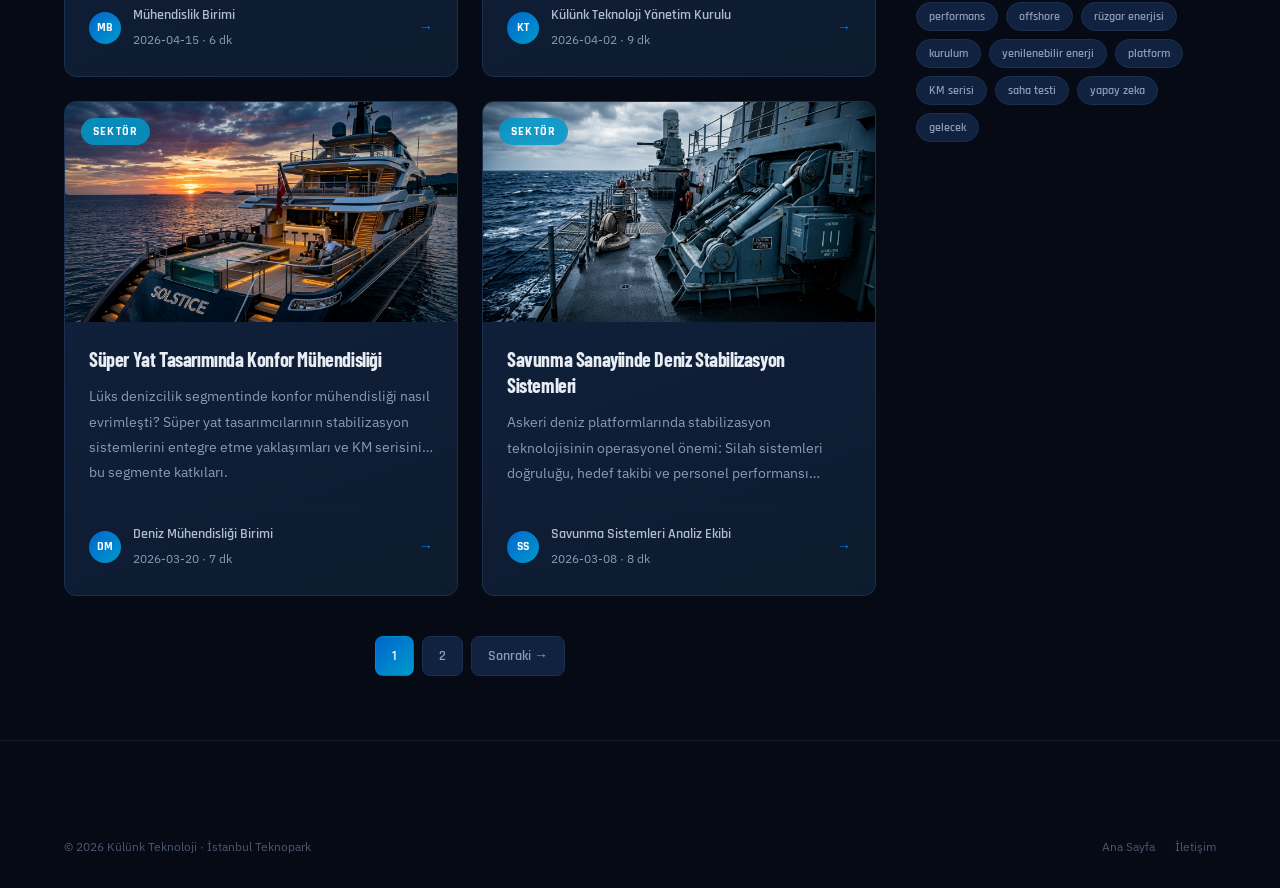
<file: blog/index.html>
﻿<!DOCTYPE html>
<html lang="tr">
<head>
  <meta charset="UTF-8">
  <meta name="viewport" content="width=device-width, initial-scale=1.0">
  <meta name="description" content="Külünk Teknoloji Blog — Deniz stabilizasyon teknolojisi, mühendislik ve sektör haberleri.">
  <meta property="og:title" content="Blog — Külünk Teknoloji">
  <meta property="og:description" content="Gyro stabilizasyon, denizcilik mühendisliği ve yerli teknoloji üzerine derinlemesine içerikler.">
  <meta property="og:image" content="/public/images/og-image.svg">
  <title>Blog — Külünk Teknoloji</title>
  <link rel="icon" type="image/svg+xml" href="/favicon.svg">
  <link rel="preconnect" href="https://fonts.googleapis.com">
  <link rel="preconnect" href="https://fonts.gstatic.com" crossorigin>
  <link href="https://fonts.googleapis.com/css2?family=Bebas+Neue&family=Barlow+Condensed:wght@400;600;700&family=IBM+Plex+Sans:wght@300;400;500&family=Rajdhani:wght@400;500;600&family=IBM+Plex+Mono:wght@400&display=swap" rel="stylesheet">
  <link rel="stylesheet" href="/assets/css/main.css">
  <style>
    .blog-page-hero {
      padding-block: calc(80px + var(--space-16)) var(--space-16);
      background: var(--gradient-hero);
      border-bottom: 1px solid var(--color-border-subtle);
      text-align: center;
    }
    .blog-page-layout {
      display: grid;
      grid-template-columns: 1fr 300px;
      gap: var(--space-10);
      padding-block: var(--space-16);
    }
    .blog-filters-bar {
      display: flex;
      align-items: center;
      gap: var(--space-3);
      flex-wrap: wrap;
      margin-bottom: var(--space-8);
    }
    .blog-search {
      position: relative;
      margin-left: auto;
    }
    .blog-search input {
      background: var(--color-bg-elevated);
      border: 1px solid var(--color-border-default);
      border-radius: var(--radius-full);
      padding: var(--space-2) var(--space-5);
      color: var(--color-text-primary);
      font-family: var(--font-body);
      font-size: var(--text-sm);
      width: 220px;
      outline: none;
      transition: border-color var(--transition-fast);
    }
    .blog-search input:focus { border-color: var(--color-primary-500); }
    .blog-search input::placeholder { color: var(--color-text-disabled); }

    .filter-btn {
      font-family: var(--font-label);
      font-size: var(--text-sm);
      font-weight: 600;
      letter-spacing: var(--tracking-wide);
      text-transform: uppercase;
      color: var(--color-text-muted);
      background: var(--color-bg-elevated);
      border: 1px solid var(--color-border-default);
      border-radius: var(--radius-full);
      padding: var(--space-2) var(--space-4);
      cursor: pointer;
      transition: color var(--transition-fast), border-color var(--transition-fast), background var(--transition-fast);
    }
    .filter-btn:hover { color: var(--color-text-primary); border-color: var(--color-border-strong); }
    .filter-btn--active {
      color: #fff;
      background: var(--gradient-brand);
      border-color: transparent;
    }

    #blog-grid {
      display: grid;
      grid-template-columns: repeat(2, 1fr);
      gap: var(--space-6);
    }

    .post-count-line {
      font-family: var(--font-label);
      font-size: var(--text-sm);
      color: var(--color-text-muted);
      margin-bottom: var(--space-6);
    }

    .pagination {
      display: flex;
      gap: var(--space-2);
      justify-content: center;
      margin-top: var(--space-10);
      flex-wrap: wrap;
    }
    .page-btn {
      font-family: var(--font-label);
      font-size: var(--text-sm);
      font-weight: 600;
      color: var(--color-text-muted);
      background: var(--color-bg-elevated);
      border: 1px solid var(--color-border-default);
      border-radius: var(--radius-md);
      padding: var(--space-2) var(--space-4);
      cursor: pointer;
      transition: color var(--transition-fast), border-color var(--transition-fast);
    }
    .page-btn:hover { color: var(--color-text-primary); border-color: var(--color-border-strong); }
    .page-btn--active { color: #fff; background: var(--gradient-brand); border-color: transparent; }

    /* Sidebar */
    .sidebar-widget { margin-bottom: var(--space-8); }
    .sidebar-title {
      font-family: var(--font-label);
      font-size: var(--text-sm);
      font-weight: 700;
      letter-spacing: var(--tracking-widest);
      text-transform: uppercase;
      color: var(--color-text-muted);
      margin-bottom: var(--space-4);
      padding-bottom: var(--space-3);
      border-bottom: 1px solid var(--color-border-subtle);
    }
    .sidebar-post {
      display: block;
      padding-block: var(--space-3);
      border-bottom: 1px solid var(--color-border-subtle);
      transition: color var(--transition-fast);
    }
    .sidebar-post:hover .sidebar-post-title { color: var(--color-primary-300); }
    .sidebar-post-title { font-size: var(--text-sm); color: var(--color-text-secondary); line-height: var(--leading-snug); margin-bottom: var(--space-1); }
    .sidebar-post-meta { font-size: var(--text-xs); color: var(--color-text-muted); }
    .sidebar-cat {
      display: flex;
      justify-content: space-between;
      padding-block: var(--space-2);
      font-size: var(--text-sm);
      color: var(--color-text-secondary);
      cursor: pointer;
      transition: color var(--transition-fast);
    }
    .sidebar-cat:hover { color: var(--color-primary-300); }
    .sidebar-cat-count { color: var(--color-text-muted); font-family: var(--font-mono); font-size: var(--text-xs); }
    .tag-cloud { display: flex; flex-wrap: wrap; gap: var(--space-2); }
    .tag-btn {
      font-family: var(--font-label);
      font-size: var(--text-xs);
      font-weight: 600;
      color: var(--color-text-muted);
      background: var(--color-bg-elevated);
      border: 1px solid var(--color-border-default);
      border-radius: var(--radius-full);
      padding: var(--space-1) var(--space-3);
      cursor: pointer;
      transition: color var(--transition-fast), border-color var(--transition-fast);
    }
    .tag-btn:hover { color: var(--color-primary-300); border-color: var(--color-primary-500); }

    @media (max-width: 1024px) {
      .blog-page-layout { grid-template-columns: 1fr; }
      #blog-sidebar { order: -1; }
    }
    @media (max-width: 640px) {
      #blog-grid { grid-template-columns: 1fr; }
      .blog-filters-bar { flex-direction: column; align-items: flex-start; }
      .blog-search { margin-left: 0; width: 100%; }
      .blog-search input { width: 100%; }
    }
  </style>
</head>
<body>

<nav id="navbar" role="navigation" aria-label="Ana Navigasyon">
  <a href="/" class="nav-logo" aria-label="Külünk Teknoloji Ana Sayfa">
    <svg width="44" height="44" viewBox="0 0 44 44" fill="none" xmlns="http://www.w3.org/2000/svg" role="img" aria-hidden="true">
      <rect width="44" height="44" rx="10" fill="url(#km-grad-b)"/>
      <path d="M9 10 L9 34 L15 34 L15 24 L21 34 L28 34 L20 21 L27 10 L20 10 L15 19 L15 10 Z" fill="white"/>
      <rect x="30" y="10" width="5" height="24" fill="rgba(255,255,255,0.9)"/>
      <defs>
        <linearGradient id="km-grad-b" x1="0" y1="0" x2="44" y2="44" gradientUnits="userSpaceOnUse">
          <stop offset="0%" stop-color="#0066CC"/>
          <stop offset="100%" stop-color="#0099CC"/>
        </linearGradient>
      </defs>
    </svg>
    <span class="nav-logo-wordmark"><strong>Külünk</strong> Teknoloji</span>
  </a>
  <ul class="nav-links" role="list">
    <li><a href="/#teknoloji" class="nav-link">Teknoloji</a></li>
    <li><a href="/urunler/" class="nav-link">Ürünler</a></li>
    <li><a href="/#sektorler" class="nav-link">Sektörler</a></li>
    <li><a href="/blog/" class="nav-link nav-link--active">Blog</a></li>
    <li><a href="/hakkimizda/" class="nav-link">Hakkımızda</a></li>
    <li><a href="/iletisim/" class="nav-link">İletişim</a></li>
  </ul>
  <a href="/iletisim/" class="nav-cta">Teklif Al →</a>
  <button class="nav-toggle" aria-label="Menüyü aç/kapat" aria-expanded="false" aria-controls="nav-mobile-overlay">
    <span class="nav-toggle-line"></span>
    <span class="nav-toggle-line"></span>
    <span class="nav-toggle-line"></span>
  </button>
</nav>

<div id="nav-mobile-overlay" class="nav-mobile-overlay">
  <nav>
    <ul role="list" style="display:flex;flex-direction:column;align-items:center;gap:2rem;list-style:none;">
      <li><a href="/#teknoloji" class="nav-mobile-link">Teknoloji</a></li>
      <li><a href="/urunler/" class="nav-mobile-link">Ürünler</a></li>
      <li><a href="/#sektorler" class="nav-mobile-link">Sektörler</a></li>
      <li><a href="/blog/" class="nav-mobile-link">Blog</a></li>
      <li><a href="/hakkimizda/" class="nav-mobile-link">Hakkımızda</a></li>
      <li><a href="/iletisim/" class="nav-mobile-link">İletişim</a></li>
    </ul>
  </nav>
</div>

<main>
  <!-- Hero -->
  <div class="blog-page-hero">
    <div class="container">
      <span class="section-label">Bilgi Merkezi</span>
      <h1 class="section-title" style="font-size:var(--text-5xl);margin-bottom:var(--space-4);">Deniz Teknolojisi Blogu</h1>
      <p class="section-subtitle" style="margin-inline:auto;">Gyro stabilizasyon, denizcilik mühendisliği ve yerli teknoloji üzerine derinlemesine içerikler.</p>
    </div>
  </div>

  <!-- Layout -->
  <div class="container">
    <div class="blog-page-layout">
      <!-- Main content -->
      <div>
        <!-- Filters bar -->
        <div class="blog-filters-bar" id="blog-filters">
          <button class="filter-btn filter-btn--active" data-filter-btn="Tümü">Tümü</button>
          <button class="filter-btn" data-filter-btn="Teknoloji">Teknoloji</button>
          <button class="filter-btn" data-filter-btn="Sektör">Sektör</button>
          <button class="filter-btn" data-filter-btn="Firma">Firma</button>
          <button class="filter-btn" data-filter-btn="Teknik">Teknik</button>
          <button class="filter-btn" data-filter-btn="Sürdürülebilirlik">Sürdürülebilirlik</button>
          <div class="blog-search">
            <input type="search" id="blog-search" placeholder="Yazı ara..." aria-label="Blog yazılarında ara">
          </div>
        </div>

        <div class="post-count-line" id="post-count">Yazılar yükleniyor…</div>
        <div id="blog-grid" role="list" aria-label="Blog yazıları"></div>
        <div id="blog-pagination" role="navigation" aria-label="Sayfalama"></div>
      </div>

      <!-- Sidebar -->
      <aside id="blog-sidebar" aria-label="Blog kenar çubuğu"></aside>
    </div>
  </div>
</main>

<footer>
  <div class="container">
    <div class="footer-bottom" style="padding-top:var(--space-8);">
      <div class="footer-copy">© 2026 Külünk Teknoloji · İstanbul Teknopark</div>
      <div class="footer-legal">
        <a href="/">Ana Sayfa</a>
        <a href="/iletisim/">İletişim</a>
      </div>
    </div>
  </div>
</footer>

<div class="toast-container" id="toast-container" aria-live="polite" role="status"></div>

<script type="module">
  import Navbar   from '/assets/js/core/navbar.js';
  import BlogPage from '/assets/js/pages/blog.js';

  document.addEventListener('DOMContentLoaded', () => {
    Navbar.init();
    BlogPage.init();
  });
</script>
</body>
</html>
</file>
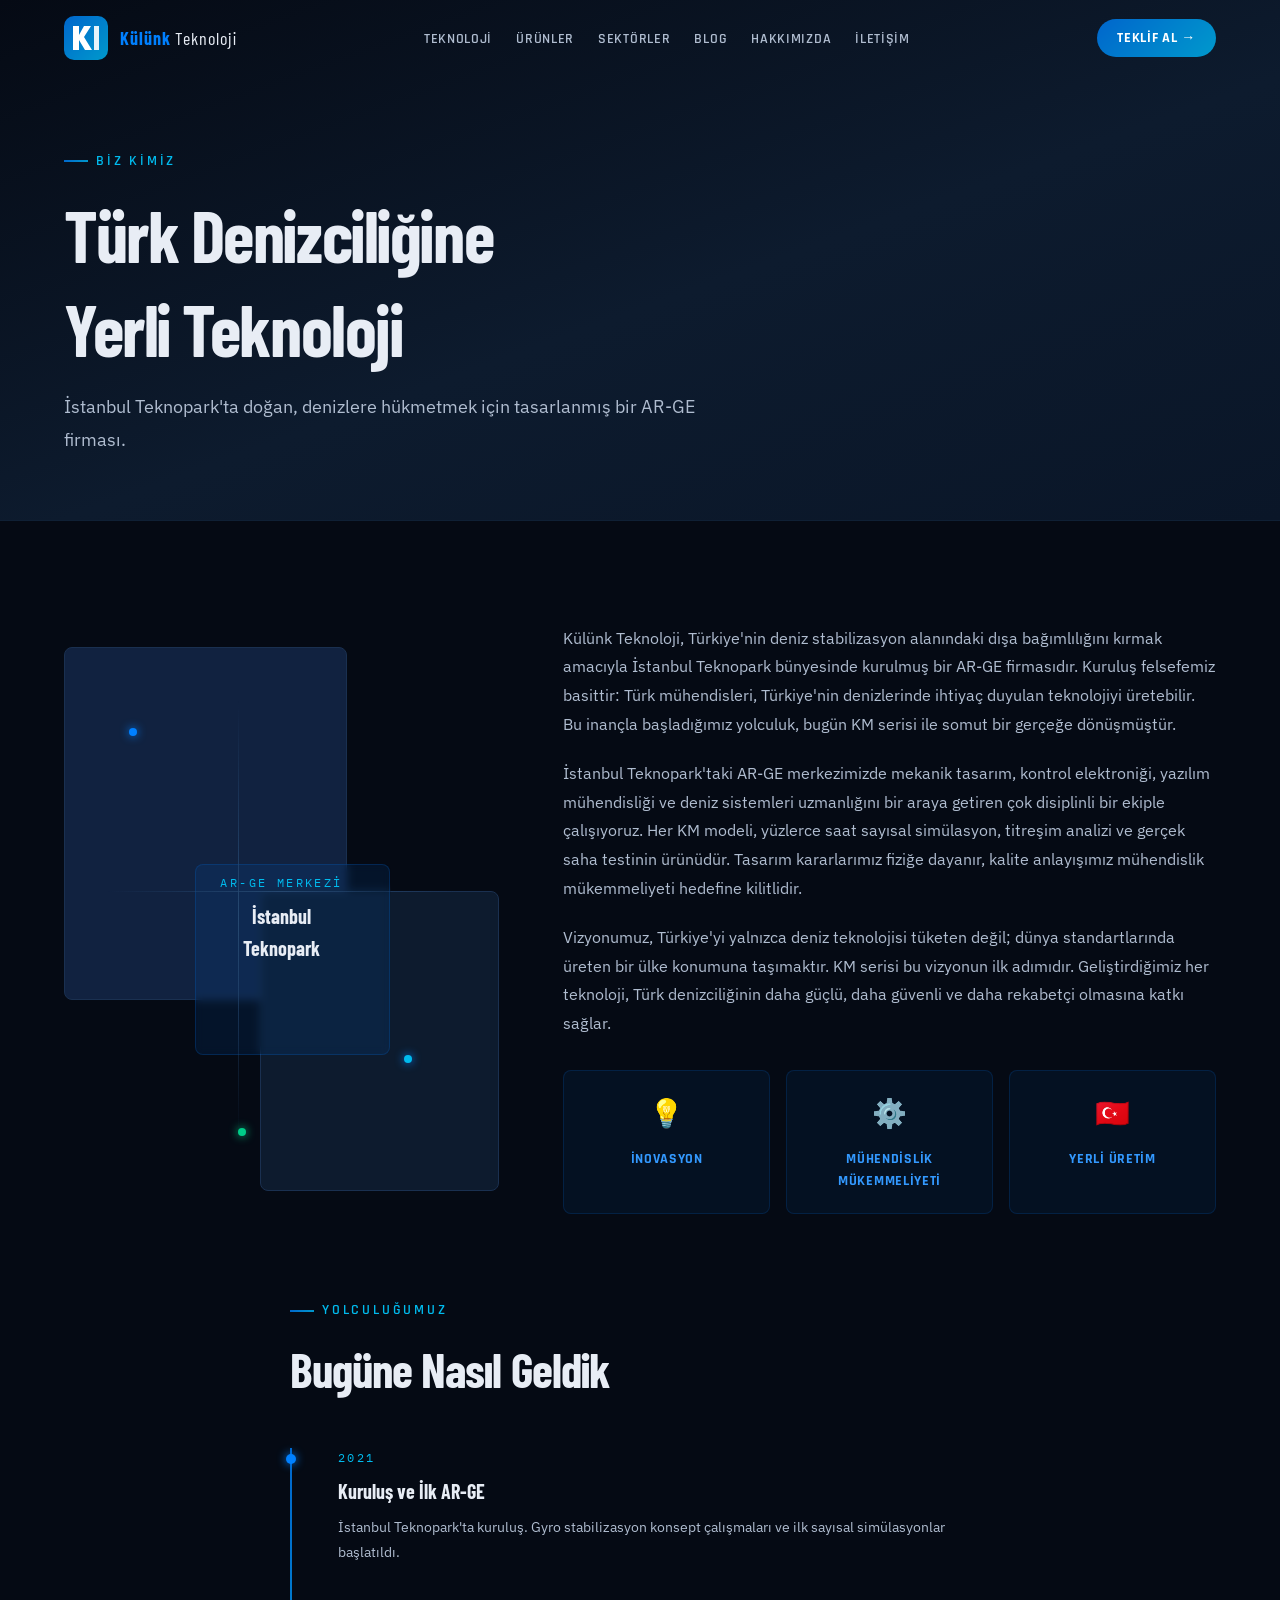
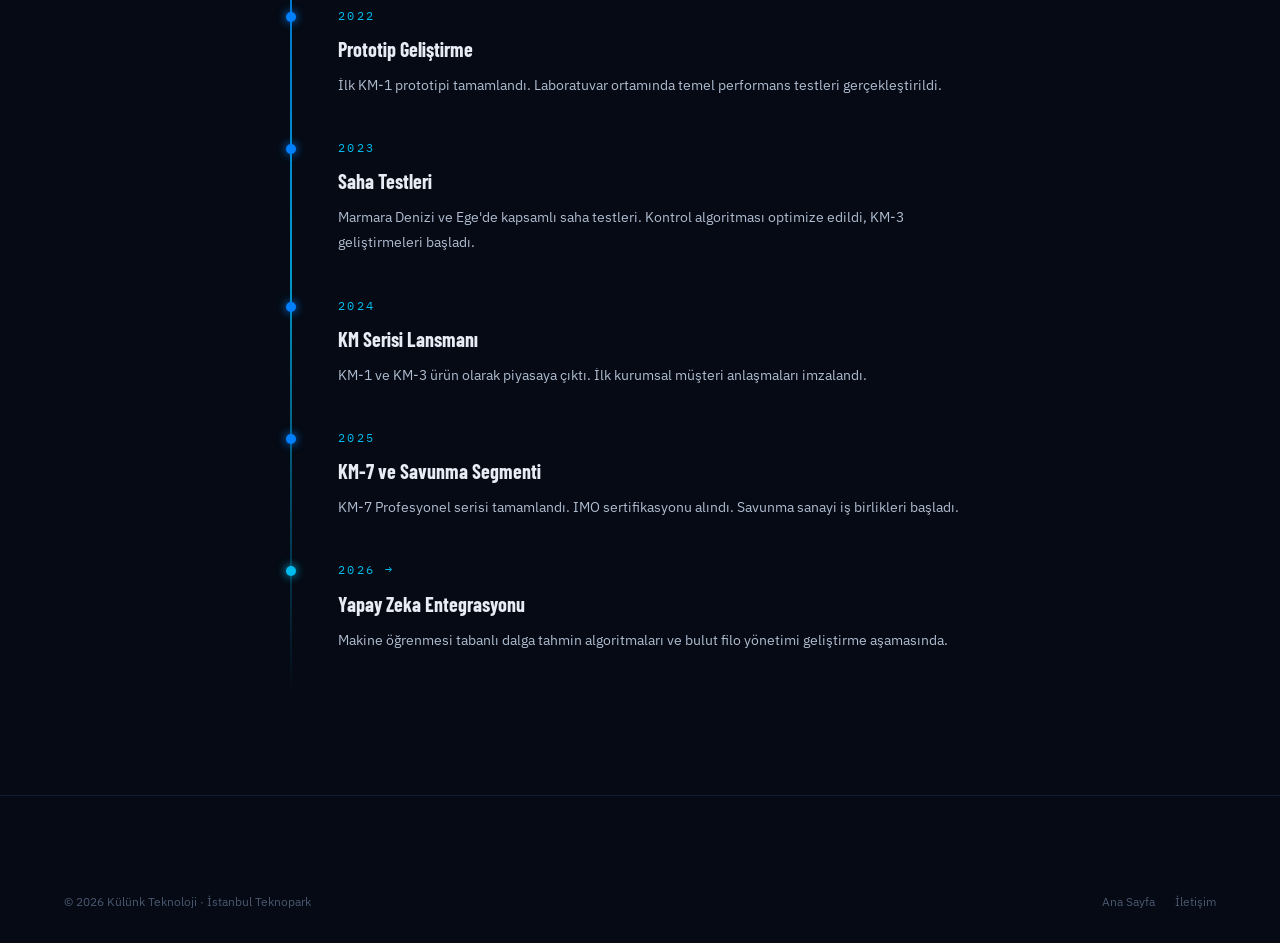
<file: hakkimizda/index.html>
﻿<!DOCTYPE html>
<html lang="tr">
<head>
  <meta charset="UTF-8">
  <meta name="viewport" content="width=device-width, initial-scale=1.0">
  <meta name="description" content="Külünk Teknoloji hakkında — İstanbul Teknopark'ta faaliyet gösteren yerli deniz stabilizasyon AR-GE firması.">
  <meta property="og:title" content="Hakkımızda — Külünk Teknoloji">
  <meta property="og:description" content="İstanbul Teknopark'ta faaliyet gösteren yerli deniz stabilizasyon AR-GE firması. 2021'den bugüne mühendislik mükemmeliyeti.">
  <meta property="og:type" content="website">
  <meta property="og:image" content="/public/images/og-image.svg">
  <title>Hakkımızda — Külünk Teknoloji</title>
  <link rel="icon" type="image/svg+xml" href="/favicon.svg">
  <link rel="preconnect" href="https://fonts.googleapis.com">
  <link rel="preconnect" href="https://fonts.gstatic.com" crossorigin>
  <link href="https://fonts.googleapis.com/css2?family=Bebas+Neue&family=Barlow+Condensed:wght@400;600;700&family=IBM+Plex+Sans:wght@300;400;500&family=Rajdhani:wght@400;500;600&family=IBM+Plex+Mono:wght@400&display=swap" rel="stylesheet">
  <link rel="stylesheet" href="/assets/css/main.css">
  <style>
    .about-hero {
      padding-block: calc(80px + var(--space-16)) var(--space-16);
      background: var(--gradient-hero);
      border-bottom: 1px solid var(--color-border-subtle);
    }
    .timeline {
      position: relative;
      padding-left: var(--space-12);
      margin-top: var(--space-12);
    }
    .timeline::before {
      content: '';
      position: absolute;
      left: 0;
      top: 0;
      height: 100%;
      width: 2px;
      background: linear-gradient(180deg, var(--color-primary-500), var(--color-accent-500), transparent);
    }
    .timeline-item {
      position: relative;
      padding-bottom: var(--space-10);
    }
    .timeline-dot {
      position: absolute;
      left: calc(-1 * var(--space-12) - 4px);
      top: 6px;
      width: 10px;
      height: 10px;
      border-radius: 50%;
      background: var(--color-primary-400);
      box-shadow: 0 0 10px var(--color-primary-400);
    }
    .timeline-year {
      font-family: var(--font-mono);
      font-size: var(--text-xs);
      color: var(--color-accent-400);
      letter-spacing: var(--tracking-widest);
      margin-bottom: var(--space-2);
    }
    .timeline-title {
      font-family: var(--font-heading);
      font-size: var(--text-xl);
      font-weight: 700;
      color: var(--color-text-primary);
      margin-bottom: var(--space-2);
    }
    .timeline-desc {
      font-size: var(--text-sm);
      color: var(--color-text-secondary);
      line-height: var(--leading-relaxed);
    }
  </style>
</head>
<body>

<nav id="navbar" role="navigation" aria-label="Ana Navigasyon">
  <a href="/" class="nav-logo" aria-label="Külünk Teknoloji Ana Sayfa">
    <svg width="44" height="44" viewBox="0 0 44 44" fill="none" xmlns="http://www.w3.org/2000/svg" aria-hidden="true">
      <rect width="44" height="44" rx="10" fill="url(#km-grad-h)"/>
      <path d="M9 10 L9 34 L15 34 L15 24 L21 34 L28 34 L20 21 L27 10 L20 10 L15 19 L15 10 Z" fill="white"/>
      <rect x="30" y="10" width="5" height="24" fill="rgba(255,255,255,0.9)"/>
      <defs>
        <linearGradient id="km-grad-h" x1="0" y1="0" x2="44" y2="44" gradientUnits="userSpaceOnUse">
          <stop offset="0%" stop-color="#0066CC"/>
          <stop offset="100%" stop-color="#0099CC"/>
        </linearGradient>
      </defs>
    </svg>
    <span class="nav-logo-wordmark"><strong>Külünk</strong> Teknoloji</span>
  </a>
  <ul class="nav-links" role="list">
    <li><a href="/#teknoloji" class="nav-link">Teknoloji</a></li>
    <li><a href="/urunler/" class="nav-link">Ürünler</a></li>
    <li><a href="/#sektorler" class="nav-link">Sektörler</a></li>
    <li><a href="/blog/" class="nav-link">Blog</a></li>
    <li><a href="/hakkimizda/" class="nav-link nav-link--active">Hakkımızda</a></li>
    <li><a href="/iletisim/" class="nav-link">İletişim</a></li>
  </ul>
  <a href="/iletisim/" class="nav-cta">Teklif Al →</a>
  <button class="nav-toggle" aria-label="Menüyü aç/kapat" aria-expanded="false" aria-controls="nav-mobile-overlay">
    <span class="nav-toggle-line"></span>
    <span class="nav-toggle-line"></span>
    <span class="nav-toggle-line"></span>
  </button>
</nav>

<div id="nav-mobile-overlay" class="nav-mobile-overlay">
  <nav>
    <ul role="list" style="display:flex;flex-direction:column;align-items:center;gap:2rem;list-style:none;">
      <li><a href="/#teknoloji" class="nav-mobile-link">Teknoloji</a></li>
      <li><a href="/urunler/" class="nav-mobile-link">Ürünler</a></li>
      <li><a href="/#sektorler" class="nav-mobile-link">Sektörler</a></li>
      <li><a href="/blog/" class="nav-mobile-link">Blog</a></li>
      <li><a href="/hakkimizda/" class="nav-mobile-link">Hakkımızda</a></li>
      <li><a href="/iletisim/" class="nav-mobile-link">İletişim</a></li>
    </ul>
  </nav>
</div>

<main>
  <div class="about-hero">
    <div class="container">
      <span class="section-label">Biz Kimiz</span>
      <h1 class="section-title" style="font-size:var(--text-5xl);margin-bottom:var(--space-4);">Türk Denizciliğine<br>Yerli Teknoloji</h1>
      <p class="section-subtitle" style="max-width:60ch;">İstanbul Teknopark'ta doğan, denizlere hükmetmek için tasarlanmış bir AR-GE firması.</p>
    </div>
  </div>

  <!-- Hakkımızda main bölümü -->
  <section id="hakkimizda">
    <div class="container">
      <div class="hakkimizda-grid">
        <div class="hakkimizda-visual reveal" data-delay="1" aria-hidden="true">
          <div class="geo-block geo-block-1"></div>
          <div class="geo-block geo-block-2"></div>
          <div class="geo-block geo-block-3"></div>
          <div class="geo-line-h" style="top:45%;left:10%;width:80%;"></div>
          <div class="geo-line-v" style="left:40%;top:10%;height:80%;"></div>
          <div class="geo-teknopark">
            <span class="geo-teknopark-label">AR-GE Merkezi</span>
            <div class="geo-teknopark-title">İstanbul<br>Teknopark</div>
          </div>
          <div class="geo-dot" style="top:15%;left:15%;"></div>
          <div class="geo-dot" style="top:75%;right:20%;background:var(--color-accent-400);"></div>
          <div class="geo-dot" style="bottom:10%;left:40%;background:var(--color-success);box-shadow:0 0 10px var(--color-success);"></div>
        </div>

        <div class="hakkimizda-text">
          <p class="reveal" data-delay="2">
            Külünk Teknoloji, Türkiye'nin deniz stabilizasyon alanındaki dışa bağımlılığını kırmak amacıyla İstanbul Teknopark bünyesinde kurulmuş bir AR-GE firmasıdır. Kuruluş felsefemiz basittir: Türk mühendisleri, Türkiye'nin denizlerinde ihtiyaç duyulan teknolojiyi üretebilir. Bu inançla başladığımız yolculuk, bugün KM serisi ile somut bir gerçeğe dönüşmüştür.
          </p>
          <p class="reveal" data-delay="2">
            İstanbul Teknopark'taki AR-GE merkezimizde mekanik tasarım, kontrol elektroniği, yazılım mühendisliği ve deniz sistemleri uzmanlığını bir araya getiren çok disiplinli bir ekiple çalışıyoruz. Her KM modeli, yüzlerce saat sayısal simülasyon, titreşim analizi ve gerçek saha testinin ürünüdür. Tasarım kararlarımız fiziğe dayanır, kalite anlayışımız mühendislik mükemmeliyeti hedefine kilitlidir.
          </p>
          <p class="reveal" data-delay="3">
            Vizyonumuz, Türkiye'yi yalnızca deniz teknolojisi tüketen değil; dünya standartlarında üreten bir ülke konumuna taşımaktır. KM serisi bu vizyonun ilk adımıdır. Geliştirdiğimiz her teknoloji, Türk denizciliğinin daha güçlü, daha güvenli ve daha rekabetçi olmasına katkı sağlar.
          </p>

          <div class="deger-kartlar reveal" data-delay="3">
            <div class="deger-kart">
              <span class="deger-kart-icon">💡</span>
              <div class="deger-kart-title">İnovasyon</div>
            </div>
            <div class="deger-kart">
              <span class="deger-kart-icon">⚙️</span>
              <div class="deger-kart-title">Mühendislik Mükemmeliyeti</div>
            </div>
            <div class="deger-kart">
              <span class="deger-kart-icon">🇹🇷</span>
              <div class="deger-kart-title">Yerli Üretim</div>
            </div>
          </div>
        </div>
      </div>

      <!-- Timeline -->
      <div style="max-width:700px;margin-inline:auto;padding-top:var(--space-20);">
        <span class="section-label reveal" data-delay="0">Yolculuğumuz</span>
        <h2 class="section-title reveal" data-delay="1">Bugüne Nasıl Geldik</h2>
        <div class="timeline reveal" data-delay="2">
          <div class="timeline-item">
            <div class="timeline-dot"></div>
            <div class="timeline-year">2021</div>
            <div class="timeline-title">Kuruluş ve İlk AR-GE</div>
            <div class="timeline-desc">İstanbul Teknopark'ta kuruluş. Gyro stabilizasyon konsept çalışmaları ve ilk sayısal simülasyonlar başlatıldı.</div>
          </div>
          <div class="timeline-item">
            <div class="timeline-dot"></div>
            <div class="timeline-year">2022</div>
            <div class="timeline-title">Prototip Geliştirme</div>
            <div class="timeline-desc">İlk KM-1 prototipi tamamlandı. Laboratuvar ortamında temel performans testleri gerçekleştirildi.</div>
          </div>
          <div class="timeline-item">
            <div class="timeline-dot"></div>
            <div class="timeline-year">2023</div>
            <div class="timeline-title">Saha Testleri</div>
            <div class="timeline-desc">Marmara Denizi ve Ege'de kapsamlı saha testleri. Kontrol algoritması optimize edildi, KM-3 geliştirmeleri başladı.</div>
          </div>
          <div class="timeline-item">
            <div class="timeline-dot"></div>
            <div class="timeline-year">2024</div>
            <div class="timeline-title">KM Serisi Lansmanı</div>
            <div class="timeline-desc">KM-1 ve KM-3 ürün olarak piyasaya çıktı. İlk kurumsal müşteri anlaşmaları imzalandı.</div>
          </div>
          <div class="timeline-item">
            <div class="timeline-dot"></div>
            <div class="timeline-year">2025</div>
            <div class="timeline-title">KM-7 ve Savunma Segmenti</div>
            <div class="timeline-desc">KM-7 Profesyonel serisi tamamlandı. IMO sertifikasyonu alındı. Savunma sanayi iş birlikleri başladı.</div>
          </div>
          <div class="timeline-item">
            <div class="timeline-dot" style="background:var(--color-accent-400);box-shadow:0 0 10px var(--color-accent-400);"></div>
            <div class="timeline-year">2026 →</div>
            <div class="timeline-title">Yapay Zeka Entegrasyonu</div>
            <div class="timeline-desc">Makine öğrenmesi tabanlı dalga tahmin algoritmaları ve bulut filo yönetimi geliştirme aşamasında.</div>
          </div>
        </div>
      </div>
    </div>
  </section>
</main>

<footer>
  <div class="container">
    <div class="footer-bottom" style="padding-top:var(--space-8);">
      <div class="footer-copy">© 2026 Külünk Teknoloji · İstanbul Teknopark</div>
      <div class="footer-legal">
        <a href="/">Ana Sayfa</a>
        <a href="/iletisim/">İletişim</a>
      </div>
    </div>
  </div>
</footer>

<script type="module">
  import Navbar from '/assets/js/core/navbar.js';
  import Scroll from '/assets/js/core/scroll.js';
  document.addEventListener('DOMContentLoaded', () => {
    Navbar.init();
    Scroll.init();
  });
</script>
</body>
</html>
</file>
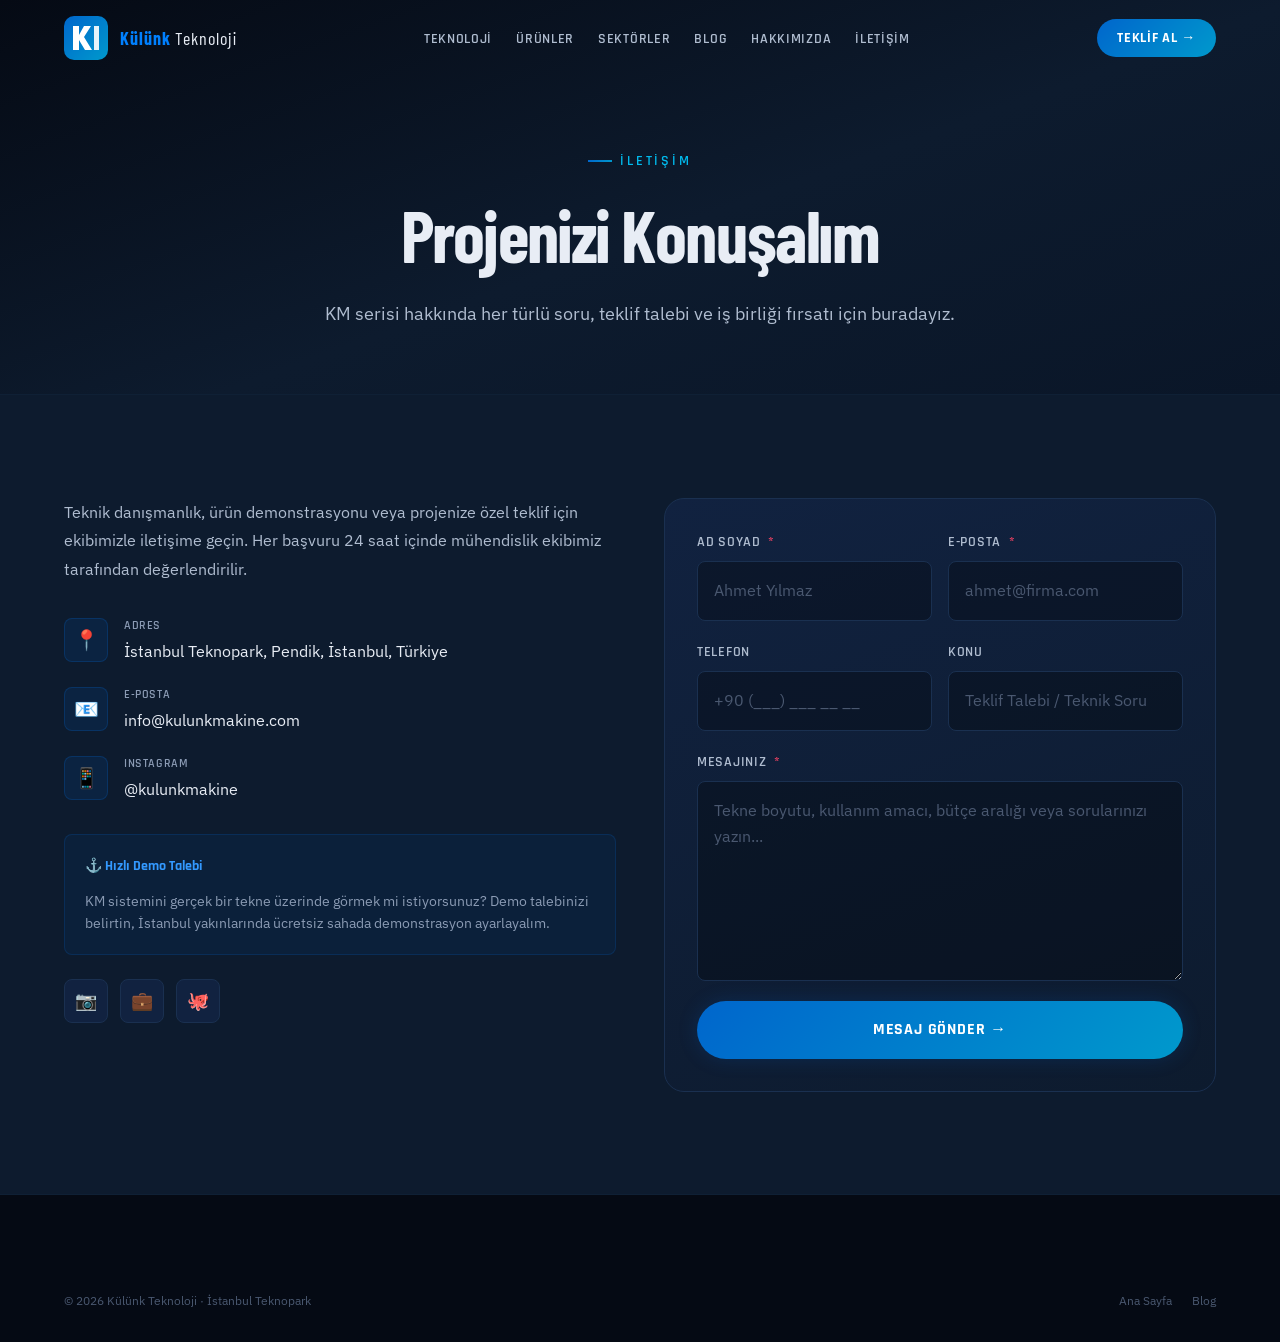
<file: iletisim/index.html>
﻿<!DOCTYPE html>
<html lang="tr">
<head>
  <meta charset="UTF-8">
  <meta name="viewport" content="width=device-width, initial-scale=1.0">
  <meta name="description" content="Külünk Teknoloji ile iletişime geçin — Teklif, teknik soru ve iş birliği için.">
  <meta property="og:title" content="İletişim — Külünk Teknoloji">
  <meta property="og:description" content="KM serisi hakkında teklif, teknik soru ve iş birliği için Külünk Teknoloji ile iletişime geçin.">
  <meta property="og:type" content="website">
  <meta property="og:image" content="/public/images/og-image.svg">
  <title>İletişim — Külünk Teknoloji</title>
  <link rel="icon" type="image/svg+xml" href="/favicon.svg">
  <link rel="preconnect" href="https://fonts.googleapis.com">
  <link rel="preconnect" href="https://fonts.gstatic.com" crossorigin>
  <link href="https://fonts.googleapis.com/css2?family=Bebas+Neue&family=Barlow+Condensed:wght@400;600;700&family=IBM+Plex+Sans:wght@300;400;500&family=Rajdhani:wght@400;500;600&family=IBM+Plex+Mono:wght@400&display=swap" rel="stylesheet">
  <link rel="stylesheet" href="/assets/css/main.css">
  <style>
    .iletisim-page-hero {
      padding-block: calc(80px + var(--space-16)) var(--space-16);
      background: var(--gradient-hero);
      border-bottom: 1px solid var(--color-border-subtle);
      text-align: center;
    }
  </style>
</head>
<body>

<nav id="navbar" role="navigation" aria-label="Ana Navigasyon">
  <a href="/" class="nav-logo" aria-label="Külünk Teknoloji Ana Sayfa">
    <svg width="44" height="44" viewBox="0 0 44 44" fill="none" xmlns="http://www.w3.org/2000/svg" aria-hidden="true">
      <rect width="44" height="44" rx="10" fill="url(#km-grad-i)"/>
      <path d="M9 10 L9 34 L15 34 L15 24 L21 34 L28 34 L20 21 L27 10 L20 10 L15 19 L15 10 Z" fill="white"/>
      <rect x="30" y="10" width="5" height="24" fill="rgba(255,255,255,0.9)"/>
      <defs>
        <linearGradient id="km-grad-i" x1="0" y1="0" x2="44" y2="44" gradientUnits="userSpaceOnUse">
          <stop offset="0%" stop-color="#0066CC"/>
          <stop offset="100%" stop-color="#0099CC"/>
        </linearGradient>
      </defs>
    </svg>
    <span class="nav-logo-wordmark"><strong>Külünk</strong> Teknoloji</span>
  </a>
  <ul class="nav-links" role="list">
    <li><a href="/#teknoloji" class="nav-link">Teknoloji</a></li>
    <li><a href="/urunler/" class="nav-link">Ürünler</a></li>
    <li><a href="/#sektorler" class="nav-link">Sektörler</a></li>
    <li><a href="/blog/" class="nav-link">Blog</a></li>
    <li><a href="/hakkimizda/" class="nav-link">Hakkımızda</a></li>
    <li><a href="/iletisim/" class="nav-link nav-link--active">İletişim</a></li>
  </ul>
  <a href="/iletisim/" class="nav-cta">Teklif Al →</a>
  <button class="nav-toggle" aria-label="Menüyü aç/kapat" aria-expanded="false" aria-controls="nav-mobile-overlay">
    <span class="nav-toggle-line"></span>
    <span class="nav-toggle-line"></span>
    <span class="nav-toggle-line"></span>
  </button>
</nav>

<div id="nav-mobile-overlay" class="nav-mobile-overlay">
  <nav>
    <ul role="list" style="display:flex;flex-direction:column;align-items:center;gap:2rem;list-style:none;">
      <li><a href="/#teknoloji" class="nav-mobile-link">Teknoloji</a></li>
      <li><a href="/urunler/" class="nav-mobile-link">Ürünler</a></li>
      <li><a href="/#sektorler" class="nav-mobile-link">Sektörler</a></li>
      <li><a href="/blog/" class="nav-mobile-link">Blog</a></li>
      <li><a href="/hakkimizda/" class="nav-mobile-link">Hakkımızda</a></li>
      <li><a href="/iletisim/" class="nav-mobile-link">İletişim</a></li>
    </ul>
  </nav>
</div>

<main>
  <div class="iletisim-page-hero">
    <div class="container">
      <span class="section-label">İletişim</span>
      <h1 class="section-title" style="font-size:var(--text-5xl);margin-bottom:var(--space-4);">Projenizi Konuşalım</h1>
      <p class="section-subtitle" style="margin-inline:auto;">KM serisi hakkında her türlü soru, teklif talebi ve iş birliği fırsatı için buradayız.</p>
    </div>
  </div>

  <section id="iletisim">
    <div class="container">
      <div class="iletisim-grid">
        <!-- Info -->
        <div class="iletisim-info reveal" data-delay="1">
          <p class="iletisim-intro">
            Teknik danışmanlık, ürün demonstrasyonu veya projenize özel teklif için ekibimizle iletişime geçin. Her başvuru 24 saat içinde mühendislik ekibimiz tarafından değerlendirilir.
          </p>

          <ul class="contact-list" role="list">
            <li class="contact-item">
              <div class="contact-icon">📍</div>
              <div>
                <span class="contact-label">Adres</span>
                <span class="contact-value">İstanbul Teknopark, Pendik, İstanbul, Türkiye</span>
              </div>
            </li>
            <li class="contact-item">
              <div class="contact-icon">📧</div>
              <div>
                <span class="contact-label">E-posta</span>
                <a href="mailto:info@kulunkmakine.com" class="contact-value">info@kulunkmakine.com</a>
              </div>
            </li>
            <li class="contact-item">
              <div class="contact-icon">📱</div>
              <div>
                <span class="contact-label">Instagram</span>
                <a href="https://instagram.com/kulunkmakine" class="contact-value" target="_blank" rel="noopener noreferrer">@kulunkmakine</a>
              </div>
            </li>
          </ul>

          <div style="margin-top:var(--space-8);padding:var(--space-5);background:rgba(0,102,204,0.08);border:1px solid rgba(0,102,204,0.2);border-radius:var(--radius-md);">
            <div style="font-family:var(--font-label);font-size:var(--text-sm);font-weight:700;color:var(--color-primary-300);margin-bottom:var(--space-3);">⚓ Hızlı Demo Talebi</div>
            <p style="font-size:var(--text-sm);color:var(--color-text-muted);line-height:var(--leading-normal);">KM sistemini gerçek bir tekne üzerinde görmek mi istiyorsunuz? Demo talebinizi belirtin, İstanbul yakınlarında ücretsiz sahada demonstrasyon ayarlayalım.</p>
          </div>

          <div class="social-links" style="margin-top:var(--space-6);">
            <a href="https://instagram.com/kulunkmakine" class="social-link" target="_blank" rel="noopener noreferrer" aria-label="Instagram">📷</a>
            <a href="#" class="social-link" aria-label="LinkedIn">💼</a>
            <a href="#" class="social-link" aria-label="GitHub">🐙</a>
          </div>
        </div>

        <!-- Form -->
        <div class="iletisim-form reveal" data-delay="2">
          <form class="contact-form" id="contact-form" novalidate>
            <div class="form-row">
              <div class="form-group">
                <label class="form-label" for="name">Ad Soyad <span class="required">*</span></label>
                <input class="form-input" type="text" id="name" name="name" placeholder="Ahmet Yılmaz" required autocomplete="name">
              </div>
              <div class="form-group">
                <label class="form-label" for="email">E-posta <span class="required">*</span></label>
                <input class="form-input" type="email" id="email" name="email" placeholder="ahmet@firma.com" required autocomplete="email">
              </div>
            </div>
            <div class="form-row">
              <div class="form-group">
                <label class="form-label" for="phone">Telefon</label>
                <input class="form-input" type="tel" id="phone" name="phone" placeholder="+90 (___) ___ __ __" autocomplete="tel">
              </div>
              <div class="form-group">
                <label class="form-label" for="subject">Konu</label>
                <input class="form-input" type="text" id="subject" name="subject" placeholder="Teklif Talebi / Teknik Soru">
              </div>
            </div>
            <div class="form-group">
              <label class="form-label" for="message">Mesajınız <span class="required">*</span></label>
              <textarea class="form-textarea" id="message" name="message" placeholder="Tekne boyutu, kullanım amacı, bütçe aralığı veya sorularınızı yazın..." required style="min-height:200px;"></textarea>
            </div>
            <button type="submit" class="btn btn-primary btn-lg" style="width:100%;justify-content:center;">
              Mesaj Gönder →
            </button>
          </form>
        </div>
      </div>
    </div>
  </section>
</main>

<footer>
  <div class="container">
    <div class="footer-bottom" style="padding-top:var(--space-8);">
      <div class="footer-copy">© 2026 Külünk Teknoloji · İstanbul Teknopark</div>
      <div class="footer-legal">
        <a href="/">Ana Sayfa</a>
        <a href="/blog/">Blog</a>
      </div>
    </div>
  </div>
</footer>

<div class="toast-container" id="toast-container" aria-live="polite" role="status"></div>

<script type="module">
  import Navbar from '/assets/js/core/navbar.js';
  import Scroll from '/assets/js/core/scroll.js';

  const Toast = {
    show({ title, message, type = 'success', duration = 4000 }) {
      const container = document.getElementById('toast-container');
      if (!container) return;
      const toast = document.createElement('div');
      toast.className = `toast toast--${type}`;
      toast.innerHTML = `
        <div class="toast-icon">${type === 'success' ? '✅' : '❌'}</div>
        <div class="toast-content">
          <div class="toast-title">${title}</div>
          <div class="toast-message">${message}</div>
        </div>`;
      container.appendChild(toast);
      requestAnimationFrame(() => requestAnimationFrame(() => toast.classList.add('is-visible')));
      setTimeout(() => {
        toast.classList.remove('is-visible');
        toast.addEventListener('transitionend', () => toast.remove(), { once: true });
      }, duration);
    }
  };

  document.addEventListener('DOMContentLoaded', () => {
    Navbar.init();
    Scroll.init();

    const form = document.getElementById('contact-form');
    if (!form) return;

    form.addEventListener('submit', (e) => {
      e.preventDefault();

      const name    = (form.querySelector('#name')?.value    ?? '').trim();
      const email   = (form.querySelector('#email')?.value   ?? '').trim();
      const phone   = (form.querySelector('#phone')?.value   ?? '').trim();
      const subject = (form.querySelector('#subject')?.value ?? 'Teklif Talebi').trim();
      const message = (form.querySelector('#message')?.value ?? '').trim();

      if (!name || !email || !message) {
        Toast.show({ title: 'Eksik Alan', message: 'Ad Soyad, E-posta ve Mesaj zorunludur.', type: 'error' });
        return;
      }

      const body = [
        `Ad Soyad : ${name}`,
        `E-posta  : ${email}`,
        phone ? `Telefon  : ${phone}` : null,
        ``,
        message,
      ].filter(l => l !== null).join('\n');

      const mailto = `mailto:info@kulunkmakine.com`
        + `?subject=${encodeURIComponent(subject || 'Web Sitesi İletişim Formu')}`
        + `&body=${encodeURIComponent(body)}`;

      window.location.href = mailto;
      form.reset();
      Toast.show({ title: 'E-posta İstemciniz Açılıyor', message: 'Taslak hazırlandı — Gönder\'e tıklayarak iletin.', type: 'success' });
    });
  });
</script>
</body>
</html>
</file>
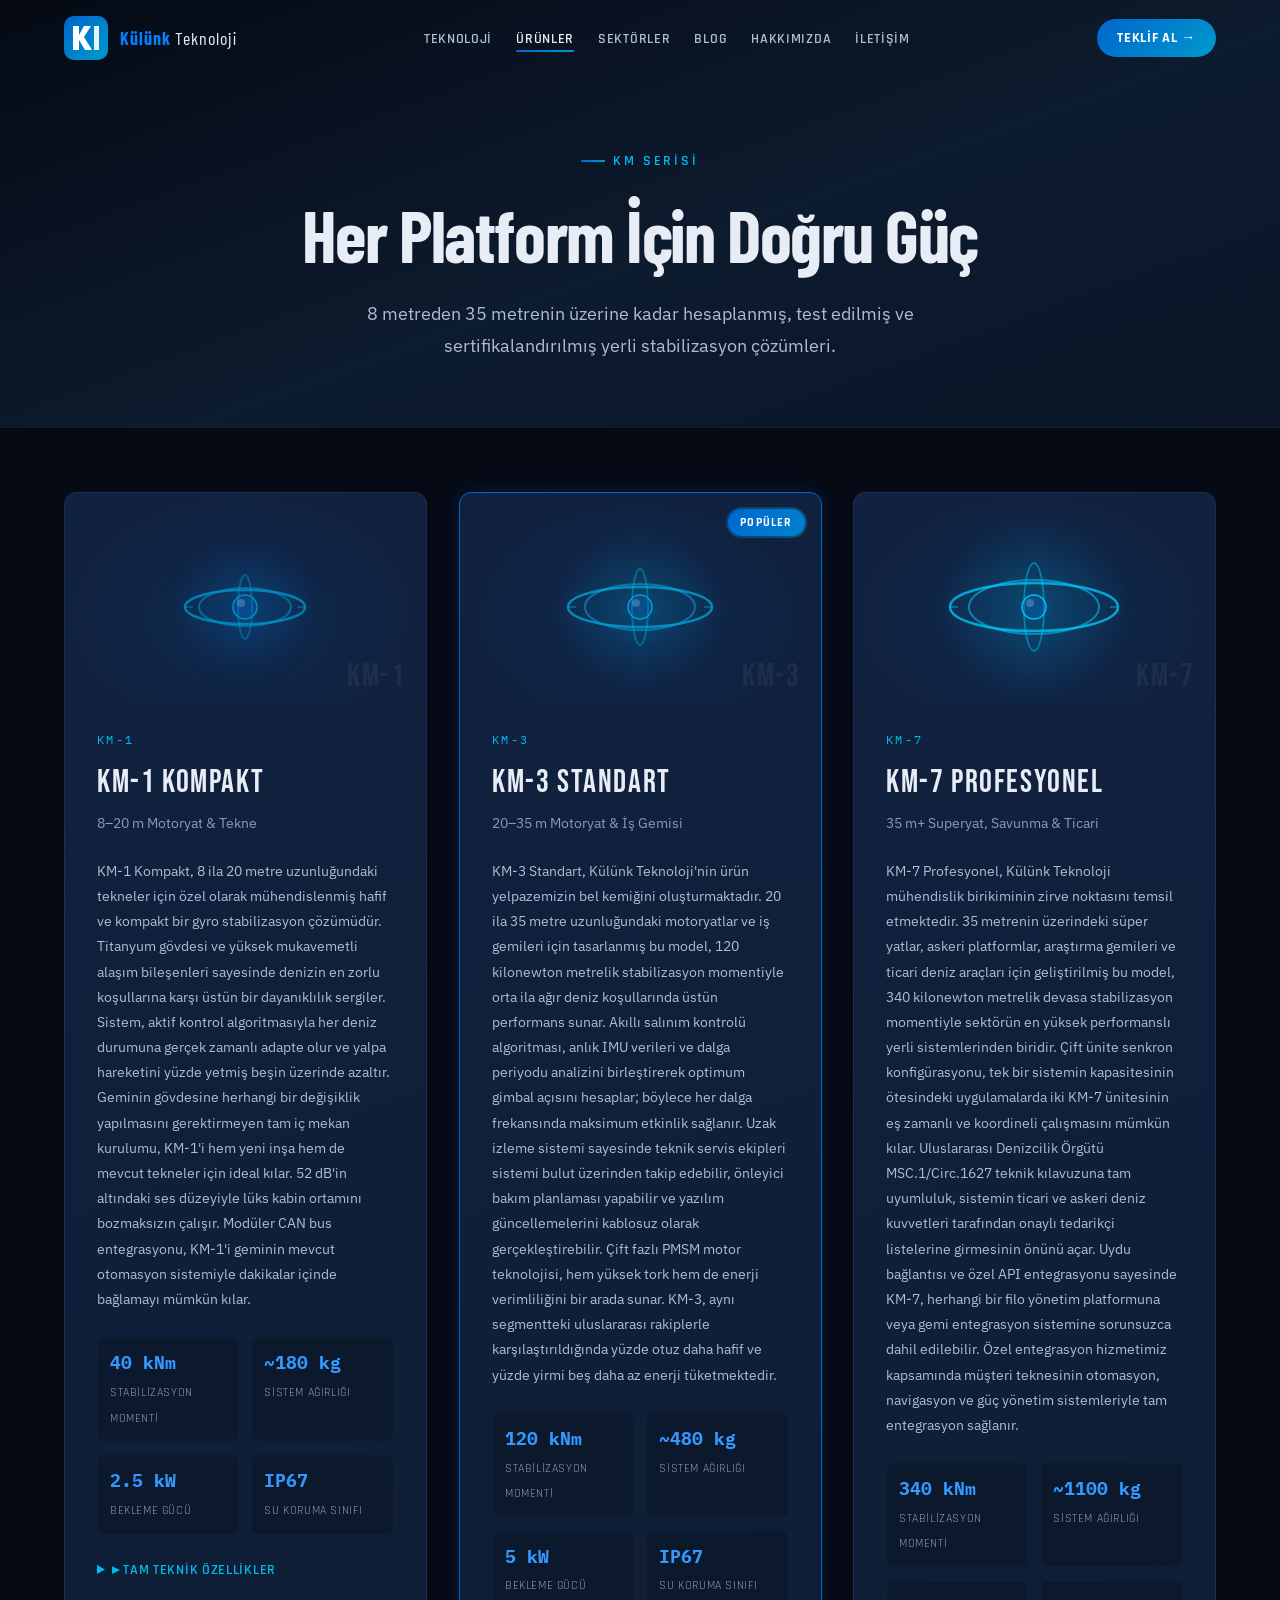
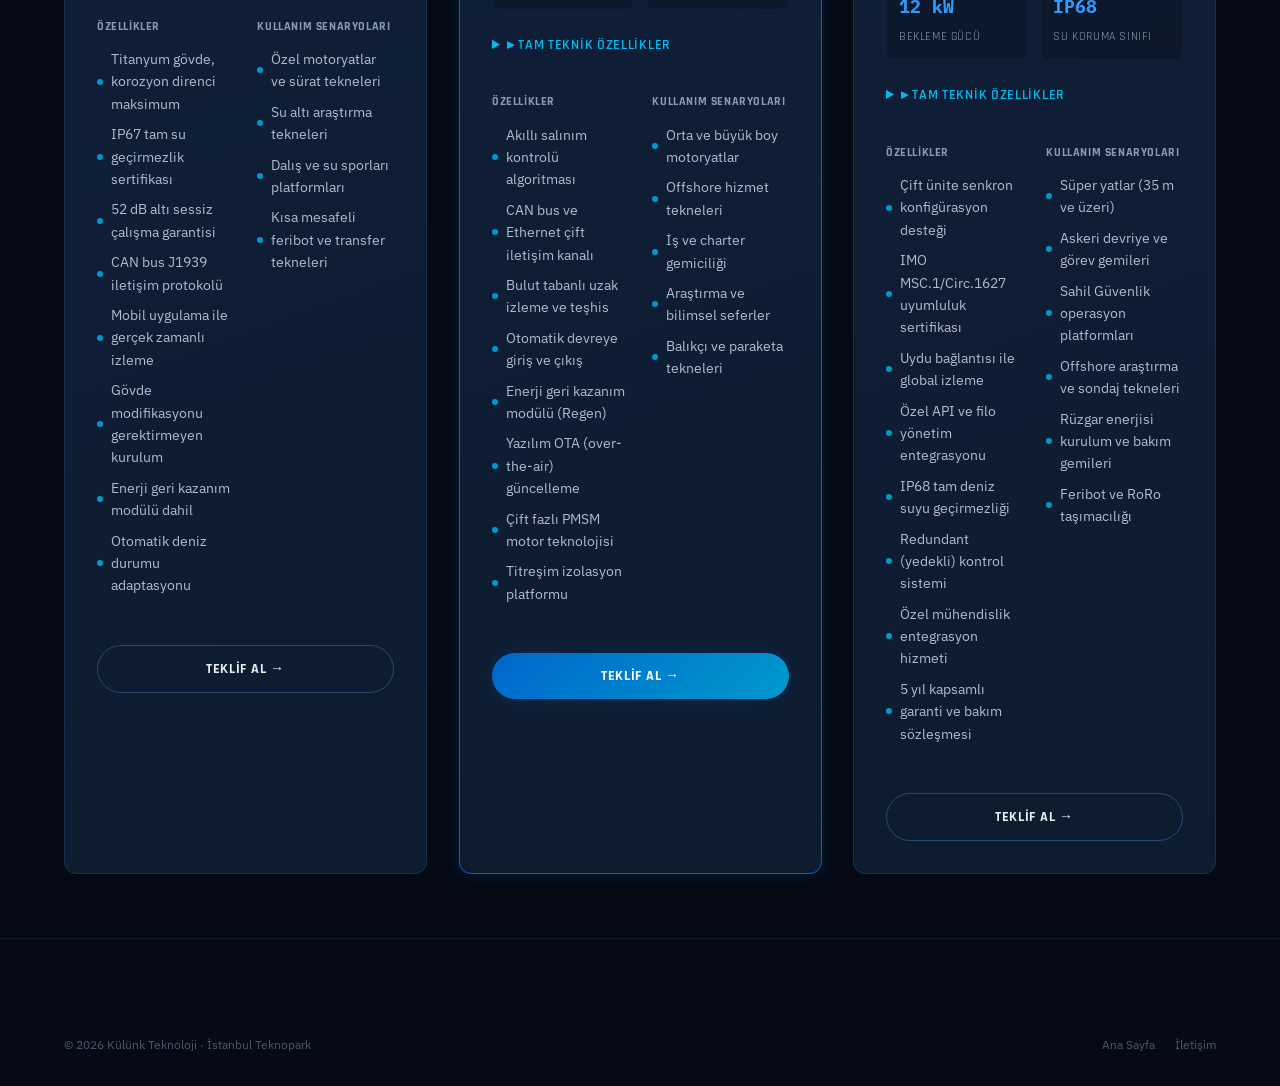
<file: urunler/index.html>
﻿<!DOCTYPE html>
<html lang="tr">
<head>
  <meta charset="UTF-8">
  <meta name="viewport" content="width=device-width, initial-scale=1.0">
  <meta name="description" content="KM Serisi — Külünk Teknoloji'nin yerli gyro stabilizasyon ürünleri. KM-1 Kompakt, KM-3 Standart, KM-7 Profesyonel.">
  <meta property="og:title" content="KM Serisi Ürünler — Külünk Teknoloji">
  <meta property="og:description" content="KM-1, KM-3, KM-7 — 8 ila 35+ metre arası her tekne için yerli gyro stabilizasyon çözümleri.">
  <meta property="og:type" content="website">
  <meta property="og:image" content="/public/images/og-image.svg">
  <title>KM Serisi Ürünler — Külünk Teknoloji</title>
  <link rel="icon" type="image/svg+xml" href="/favicon.svg">
  <link rel="preconnect" href="https://fonts.googleapis.com">
  <link rel="preconnect" href="https://fonts.gstatic.com" crossorigin>
  <link href="https://fonts.googleapis.com/css2?family=Bebas+Neue&family=Barlow+Condensed:wght@400;600;700&family=IBM+Plex+Sans:wght@300;400;500&family=Rajdhani:wght@400;500;600&family=IBM+Plex+Mono:wght@400&display=swap" rel="stylesheet">
  <link rel="stylesheet" href="/assets/css/main.css">
  <style>
    .urunler-page-hero {
      padding-block: calc(80px + var(--space-16)) var(--space-16);
      background: var(--gradient-hero);
      border-bottom: 1px solid var(--color-border-subtle);
      text-align: center;
    }
    #urunler-page-grid {
      display: grid;
      grid-template-columns: repeat(3, 1fr);
      gap: var(--space-8);
      padding-block: var(--space-16);
    }
    details summary::-webkit-details-marker { display: none; }
    details summary::before { content: '▸ '; }
    details[open] summary::before { content: '▾ '; }
    @media (max-width: 1024px) {
      #urunler-page-grid { grid-template-columns: 1fr; max-width: 560px; margin-inline: auto; }
    }
  </style>
</head>
<body>

<nav id="navbar" role="navigation" aria-label="Ana Navigasyon">
  <a href="/" class="nav-logo" aria-label="Külünk Teknoloji Ana Sayfa">
    <svg width="44" height="44" viewBox="0 0 44 44" fill="none" xmlns="http://www.w3.org/2000/svg" aria-hidden="true">
      <rect width="44" height="44" rx="10" fill="url(#km-grad-u)"/>
      <path d="M9 10 L9 34 L15 34 L15 24 L21 34 L28 34 L20 21 L27 10 L20 10 L15 19 L15 10 Z" fill="white"/>
      <rect x="30" y="10" width="5" height="24" fill="rgba(255,255,255,0.9)"/>
      <defs>
        <linearGradient id="km-grad-u" x1="0" y1="0" x2="44" y2="44" gradientUnits="userSpaceOnUse">
          <stop offset="0%" stop-color="#0066CC"/>
          <stop offset="100%" stop-color="#0099CC"/>
        </linearGradient>
      </defs>
    </svg>
    <span class="nav-logo-wordmark"><strong>Külünk</strong> Teknoloji</span>
  </a>
  <ul class="nav-links" role="list">
    <li><a href="/#teknoloji" class="nav-link">Teknoloji</a></li>
    <li><a href="/urunler/" class="nav-link nav-link--active">Ürünler</a></li>
    <li><a href="/#sektorler" class="nav-link">Sektörler</a></li>
    <li><a href="/blog/" class="nav-link">Blog</a></li>
    <li><a href="/hakkimizda/" class="nav-link">Hakkımızda</a></li>
    <li><a href="/iletisim/" class="nav-link">İletişim</a></li>
  </ul>
  <a href="/iletisim/" class="nav-cta">Teklif Al →</a>
  <button class="nav-toggle" aria-label="Menüyü aç/kapat" aria-expanded="false" aria-controls="nav-mobile-overlay">
    <span class="nav-toggle-line"></span>
    <span class="nav-toggle-line"></span>
    <span class="nav-toggle-line"></span>
  </button>
</nav>

<div id="nav-mobile-overlay" class="nav-mobile-overlay">
  <nav>
    <ul role="list" style="display:flex;flex-direction:column;align-items:center;gap:2rem;list-style:none;">
      <li><a href="/#teknoloji" class="nav-mobile-link">Teknoloji</a></li>
      <li><a href="/urunler/" class="nav-mobile-link">Ürünler</a></li>
      <li><a href="/#sektorler" class="nav-mobile-link">Sektörler</a></li>
      <li><a href="/blog/" class="nav-mobile-link">Blog</a></li>
      <li><a href="/hakkimizda/" class="nav-mobile-link">Hakkımızda</a></li>
      <li><a href="/iletisim/" class="nav-mobile-link">İletişim</a></li>
    </ul>
  </nav>
</div>

<main>
  <div class="urunler-page-hero">
    <div class="container">
      <span class="section-label">KM Serisi</span>
      <h1 class="section-title" style="font-size:var(--text-5xl);margin-bottom:var(--space-4);">Her Platform İçin Doğru Güç</h1>
      <p class="section-subtitle" style="margin-inline:auto;">8 metreden 35 metrenin üzerine kadar hesaplanmış, test edilmiş ve sertifikalandırılmış yerli stabilizasyon çözümleri.</p>
    </div>
  </div>

  <div class="container">
    <div id="urunler-page-grid" aria-label="Ürün listesi">
      <!-- JS ile doldurulur -->
      <div class="card" style="min-height:400px;"></div>
      <div class="card" style="min-height:400px;"></div>
      <div class="card" style="min-height:400px;"></div>
    </div>
  </div>
</main>

<footer>
  <div class="container">
    <div class="footer-bottom" style="padding-top:var(--space-8);">
      <div class="footer-copy">© 2026 Külünk Teknoloji · İstanbul Teknopark</div>
      <div class="footer-legal">
        <a href="/">Ana Sayfa</a>
        <a href="/iletisim/">İletişim</a>
      </div>
    </div>
  </div>
</footer>

<script type="module">
  import Navbar      from '/assets/js/core/navbar.js';
  import UrunlerPage from '/assets/js/pages/urunler.js?v=2';

  document.addEventListener('DOMContentLoaded', () => {
    Navbar.init();
    UrunlerPage.init();
  });
</script>
</body>
</html>
</file>
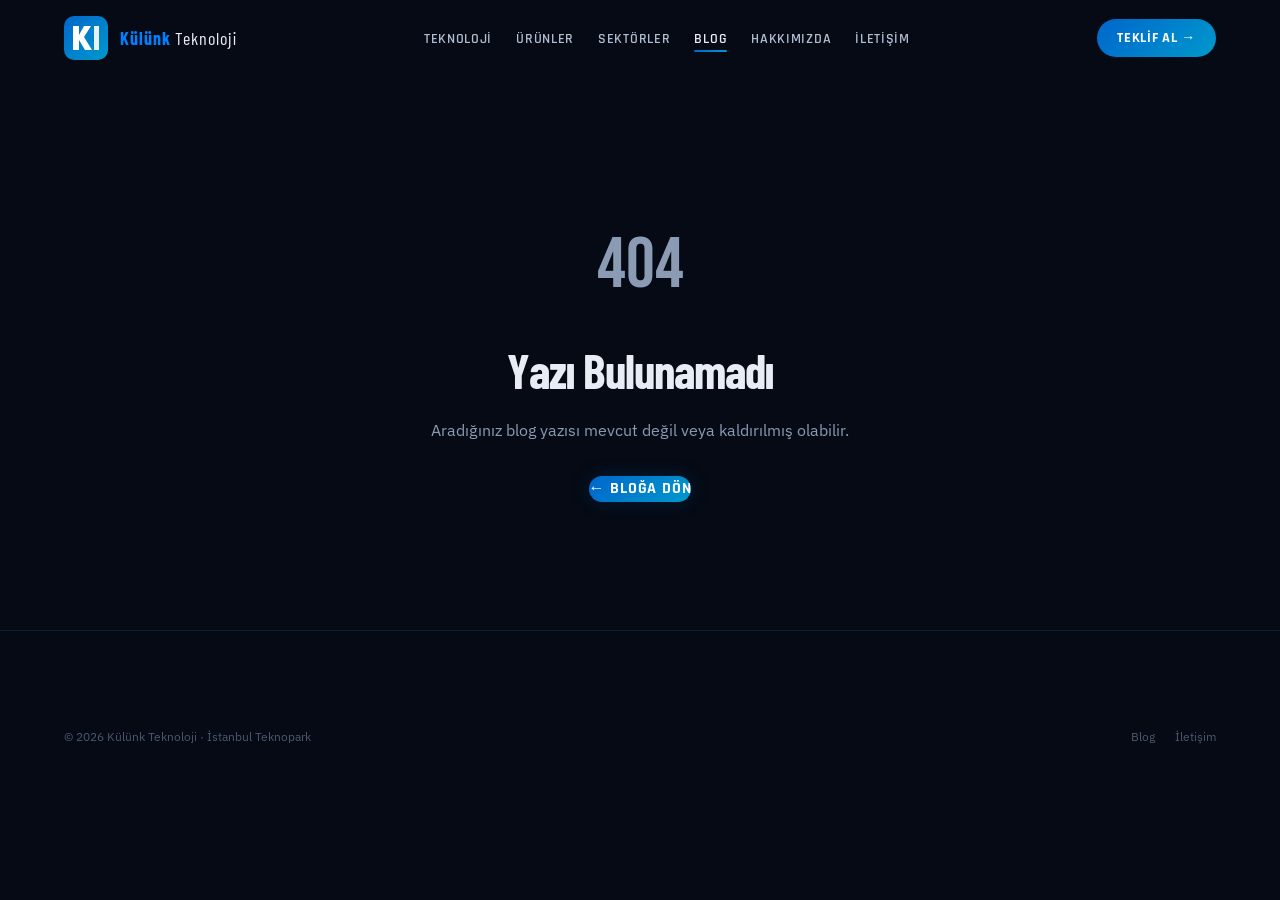
<file: blog/post/index.html>
﻿<!DOCTYPE html>
<html lang="tr">
<head>
  <meta charset="UTF-8">
  <meta name="viewport" content="width=device-width, initial-scale=1.0">
  <meta name="description" id="meta-desc" content="">
  <meta property="og:title" id="og-title" content="Blog — Külünk Teknoloji">
  <meta property="og:description" id="og-desc" content="">
  <meta property="og:image" id="og-image" content="/public/images/og-image.svg">
  <title id="page-title">Blog — Külünk Teknoloji</title>
  <link rel="icon" type="image/svg+xml" href="/favicon.svg">
  <link rel="preconnect" href="https://fonts.googleapis.com">
  <link rel="preconnect" href="https://fonts.gstatic.com" crossorigin>
  <link href="https://fonts.googleapis.com/css2?family=Bebas+Neue&family=Barlow+Condensed:wght@400;600;700&family=IBM+Plex+Sans:wght@300;400;500&family=Rajdhani:wght@400;500;600&family=IBM+Plex+Mono:wght@400&display=swap" rel="stylesheet">
  <link rel="stylesheet" href="/assets/css/main.css">
  <style>
    /* ── Post Hero ── */
    .post-hero {
      position: relative;
      min-height: 55vh;
      display: flex;
      align-items: flex-end;
      padding-top: 80px;
      overflow: hidden;
    }
    .post-hero-bg {
      position: absolute;
      inset: 0;
      background: var(--gradient-hero);
      z-index: 0;
    }
    .post-hero-img {
      position: absolute;
      inset: 0;
      width: 100%;
      height: 100%;
      object-fit: cover;
      z-index: 1;
      opacity: 0.22;
    }
    .post-hero-overlay {
      position: absolute;
      inset: 0;
      background: linear-gradient(to top, var(--color-bg-base) 0%, rgba(5,10,20,0.5) 60%, transparent 100%);
      z-index: 2;
    }
    .post-hero-content {
      position: relative;
      z-index: 3;
      width: 100%;
      max-width: var(--container-xl);
      margin-inline: auto;
      padding-inline: var(--section-px);
      padding-bottom: var(--space-12);
    }
    .post-back-link {
      display: inline-flex;
      align-items: center;
      gap: var(--space-2);
      font-family: var(--font-label);
      font-size: var(--text-sm);
      font-weight: 600;
      letter-spacing: var(--tracking-wide);
      color: var(--color-text-muted);
      text-decoration: none;
      transition: color var(--transition-fast);
      margin-bottom: var(--space-6);
    }
    .post-back-link:hover { color: var(--color-primary-300); }
    .post-cat-badge {
      display: inline-block;
      background: rgba(0,102,204,0.2);
      border: 1px solid rgba(0,102,204,0.4);
      border-radius: var(--radius-full);
      padding: var(--space-1) var(--space-4);
      font-family: var(--font-label);
      font-size: var(--text-xs);
      font-weight: 600;
      letter-spacing: var(--tracking-widest);
      text-transform: uppercase;
      color: var(--color-accent-300);
      margin-bottom: var(--space-4);
    }
    .post-hero-title {
      font-family: var(--font-heading);
      font-size: clamp(1.6rem, 1rem + 3vw, 3rem);
      font-weight: 700;
      line-height: var(--leading-tight);
      color: var(--color-text-primary);
      max-width: 22ch;
      margin-bottom: var(--space-6);
    }
    .post-meta-row {
      display: flex;
      align-items: center;
      gap: var(--space-6);
      flex-wrap: wrap;
    }
    .post-meta-author {
      display: flex;
      align-items: center;
      gap: var(--space-3);
    }
    .post-avatar {
      width: 36px;
      height: 36px;
      border-radius: 50%;
      background: var(--gradient-brand);
      display: flex;
      align-items: center;
      justify-content: center;
      font-family: var(--font-label);
      font-size: var(--text-xs);
      font-weight: 700;
      color: #fff;
      flex-shrink: 0;
    }
    .post-meta-name {
      font-family: var(--font-label);
      font-size: var(--text-sm);
      font-weight: 600;
      color: var(--color-text-secondary);
    }
    .post-meta-date {
      font-family: var(--font-label);
      font-size: var(--text-sm);
      color: var(--color-text-muted);
    }
    .post-meta-read {
      font-family: var(--font-mono);
      font-size: var(--text-xs);
      color: var(--color-text-muted);
      background: var(--color-bg-elevated);
      border: 1px solid var(--color-border-subtle);
      border-radius: var(--radius-full);
      padding: var(--space-1) var(--space-3);
    }

    /* ── Article Layout ── */
    .post-body-wrap {
      padding-block: var(--space-16);
    }
    .post-body-inner {
      max-width: 720px;
      margin-inline: auto;
      padding-inline: var(--section-px);
    }

    /* ── Article Typography ── */
    .post-article {
      font-family: var(--font-body);
      font-size: var(--text-lg);
      line-height: var(--leading-relaxed);
      color: var(--color-text-secondary);
    }
    .post-article p { margin-bottom: var(--space-5); }
    .post-article h2 {
      font-family: var(--font-heading);
      font-size: var(--text-3xl);
      font-weight: 700;
      color: var(--color-text-primary);
      margin-top: var(--space-12);
      margin-bottom: var(--space-4);
      letter-spacing: var(--tracking-tight);
      padding-bottom: var(--space-3);
      border-bottom: 1px solid var(--color-border-subtle);
    }
    .post-article h3 {
      font-family: var(--font-heading);
      font-size: var(--text-2xl);
      font-weight: 600;
      color: var(--color-text-primary);
      margin-top: var(--space-8);
      margin-bottom: var(--space-3);
    }
    .post-article strong { color: var(--color-text-primary); font-weight: 600; }
    .post-article em { color: var(--color-accent-300); font-style: italic; }
    .post-article ul, .post-article ol {
      margin-bottom: var(--space-5);
      padding-left: var(--space-6);
    }
    .post-article li { margin-bottom: var(--space-2); }
    .post-article blockquote {
      border-left: 3px solid var(--color-primary-500);
      padding-left: var(--space-6);
      margin-block: var(--space-8);
      font-size: var(--text-xl);
      font-style: italic;
      color: var(--color-text-muted);
    }
    .post-article code {
      font-family: var(--font-mono);
      font-size: 0.88em;
      background: var(--color-bg-elevated);
      border: 1px solid var(--color-border-default);
      border-radius: var(--radius-sm);
      padding: 0.1em 0.4em;
      color: var(--color-accent-300);
    }

    /* ── Tags ── */
    .post-tags-wrap {
      margin-top: var(--space-10);
      padding-top: var(--space-8);
      border-top: 1px solid var(--color-border-subtle);
    }
    .post-tags-label {
      font-family: var(--font-label);
      font-size: var(--text-xs);
      font-weight: 700;
      letter-spacing: var(--tracking-widest);
      text-transform: uppercase;
      color: var(--color-text-muted);
      margin-bottom: var(--space-3);
    }
    .post-tags-list {
      display: flex;
      flex-wrap: wrap;
      gap: var(--space-2);
    }
    .post-tag {
      font-family: var(--font-label);
      font-size: var(--text-xs);
      font-weight: 600;
      color: var(--color-text-muted);
      background: var(--color-bg-elevated);
      border: 1px solid var(--color-border-default);
      border-radius: var(--radius-full);
      padding: var(--space-1) var(--space-3);
      text-decoration: none;
      transition: color var(--transition-fast), border-color var(--transition-fast);
    }
    .post-tag:hover { color: var(--color-primary-300); border-color: var(--color-primary-500); }

    /* ── Footer CTA ── */
    .post-footer-cta {
      margin-top: var(--space-12);
      padding: var(--space-8);
      background: var(--color-bg-elevated);
      border: 1px solid var(--color-border-subtle);
      border-radius: var(--radius-xl);
      text-align: center;
    }
    .post-footer-cta h3 {
      font-family: var(--font-heading);
      font-size: var(--text-2xl);
      font-weight: 700;
      color: var(--color-text-primary);
      margin-bottom: var(--space-3);
    }
    .post-footer-cta p {
      font-size: var(--text-base);
      color: var(--color-text-muted);
      margin-bottom: var(--space-6);
    }

    /* ── Related Posts ── */
    .related-section {
      background: var(--color-bg-elevated);
      border-top: 1px solid var(--color-border-subtle);
      padding-block: var(--space-16);
    }
    .related-grid {
      display: grid;
      grid-template-columns: repeat(3, 1fr);
      gap: var(--space-6);
      margin-top: var(--space-8);
    }

    /* ── 404 ── */
    .post-404 {
      text-align: center;
      padding-block: calc(80px + 8rem) 8rem;
    }
    .post-404-code {
      font-family: var(--font-display);
      font-size: var(--text-5xl);
      color: var(--color-text-muted);
      margin-bottom: var(--space-4);
    }

    @media (max-width: 768px) {
      .related-grid { grid-template-columns: 1fr; }
      .post-meta-row { gap: var(--space-3); }
    }
  </style>
</head>
<body>

<nav id="navbar" role="navigation" aria-label="Ana Navigasyon">
  <a href="/" class="nav-logo" aria-label="Külünk Teknoloji Ana Sayfa">
    <svg width="44" height="44" viewBox="0 0 44 44" fill="none" xmlns="http://www.w3.org/2000/svg" role="img" aria-hidden="true">
      <rect width="44" height="44" rx="10" fill="url(#km-grad-post)"/>
      <path d="M9 10 L9 34 L15 34 L15 24 L21 34 L28 34 L20 21 L27 10 L20 10 L15 19 L15 10 Z" fill="white"/>
      <rect x="30" y="10" width="5" height="24" fill="rgba(255,255,255,0.9)"/>
      <defs>
        <linearGradient id="km-grad-post" x1="0" y1="0" x2="44" y2="44" gradientUnits="userSpaceOnUse">
          <stop offset="0%" stop-color="#0066CC"/>
          <stop offset="100%" stop-color="#0099CC"/>
        </linearGradient>
      </defs>
    </svg>
    <span class="nav-logo-wordmark"><strong>Külünk</strong> Teknoloji</span>
  </a>
  <ul class="nav-links" role="list">
    <li><a href="/#teknoloji" class="nav-link">Teknoloji</a></li>
    <li><a href="/urunler/" class="nav-link">Ürünler</a></li>
    <li><a href="/#sektorler" class="nav-link">Sektörler</a></li>
    <li><a href="/blog/" class="nav-link nav-link--active">Blog</a></li>
    <li><a href="/hakkimizda/" class="nav-link">Hakkımızda</a></li>
    <li><a href="/iletisim/" class="nav-link">İletişim</a></li>
  </ul>
  <a href="/iletisim/" class="nav-cta">Teklif Al →</a>
  <button class="nav-toggle" aria-label="Menüyü aç/kapat" aria-expanded="false" aria-controls="nav-mobile-overlay">
    <span class="nav-toggle-line"></span>
    <span class="nav-toggle-line"></span>
    <span class="nav-toggle-line"></span>
  </button>
</nav>

<div id="nav-mobile-overlay" class="nav-mobile-overlay">
  <nav>
    <ul role="list" style="display:flex;flex-direction:column;align-items:center;gap:2rem;list-style:none;">
      <li><a href="/#teknoloji" class="nav-mobile-link">Teknoloji</a></li>
      <li><a href="/urunler/" class="nav-mobile-link">Ürünler</a></li>
      <li><a href="/#sektorler" class="nav-mobile-link">Sektörler</a></li>
      <li><a href="/blog/" class="nav-mobile-link">Blog</a></li>
      <li><a href="/hakkimizda/" class="nav-mobile-link">Hakkımızda</a></li>
      <li><a href="/iletisim/" class="nav-mobile-link">İletişim</a></li>
    </ul>
  </nav>
</div>

<main id="post-main">
  <div class="container post-404" id="post-loading">
    <p style="color:var(--color-text-muted);font-family:var(--font-mono);">Yükleniyor…</p>
  </div>
</main>

<div id="related-mount"></div>

<footer>
  <div class="container">
    <div class="footer-bottom" style="padding-top:var(--space-8);">
      <div class="footer-copy">© 2026 Külünk Teknoloji · İstanbul Teknopark</div>
      <div class="footer-legal">
        <a href="/blog/">Blog</a>
        <a href="/iletisim/">İletişim</a>
      </div>
    </div>
  </div>
</footer>

<div class="toast-container" id="toast-container" aria-live="polite" role="status"></div>

<script type="module">
  import Navbar from '/assets/js/core/navbar.js';

  function esc(str) {
    return String(str ?? '')
      .replace(/&/g, '&amp;')
      .replace(/</g, '&lt;')
      .replace(/>/g, '&gt;')
      .replace(/"/g, '&quot;');
  }

  function slugFromPath() {
    // ?slug=xxx for local dev without URL rewriting
    const qs = new URLSearchParams(window.location.search).get('slug');
    if (qs) return qs;
    const parts = window.location.pathname.replace(/\/$/, '').split('/').filter(Boolean);
    return parts[parts.length - 1] ?? '';
  }

  function initials(name) {
    return String(name).split(' ').slice(0, 2).map(w => w[0] ?? '').join('').toUpperCase();
  }

  function renderRelated(post) {
    const img = post.image
      ? `<img src="${esc(post.image)}" alt="${esc(post.title)}" loading="lazy" style="width:100%;height:200px;object-fit:cover;" onerror="this.classList.add('blog-card-image-placeholder');this.removeAttribute('src');this.style.height='200px';">`
      : `<div class="blog-card-image-placeholder" style="height:200px;"></div>`;
    return `
      <article class="blog-card">
        <a href="/blog/post/?slug=${esc(post.slug)}">
          <div class="blog-card-image">
            ${img}
            <div class="blog-card-category" data-cat="${esc(post.category)}">${esc(post.category)}</div>
          </div>
        </a>
        <div class="blog-card-body">
          <h3 class="blog-card-title">
            <a href="/blog/post/?slug=${esc(post.slug)}" style="color:inherit;">${esc(post.title)}</a>
          </h3>
          <p class="blog-card-summary">${esc(post.summary)}</p>
          <div class="blog-card-footer">
            <div class="blog-card-meta">
              <span class="blog-card-info">${esc(post.date)} · ${esc(post.readTime)}</span>
            </div>
            <a href="/blog/post/?slug=${esc(post.slug)}" class="blog-card-read-more" aria-label="Okumaya devam et">→</a>
          </div>
        </div>
      </article>`;
  }

  function render404() {
    document.getElementById('post-main').innerHTML = `
      <div class="container post-404">
        <div class="post-404-code">404</div>
        <h1 style="font-family:var(--font-heading);font-size:var(--text-4xl);color:var(--color-text-primary);margin-bottom:var(--space-4);">Yazı Bulunamadı</h1>
        <p style="color:var(--color-text-muted);margin-bottom:var(--space-8);">Aradığınız blog yazısı mevcut değil veya kaldırılmış olabilir.</p>
        <a href="/blog/" class="btn btn-primary">← Bloğa Dön</a>
      </div>`;
  }

  function renderPost(post, allPosts) {
    document.title = `${post.title} — Külünk Teknoloji`;
    document.getElementById('meta-desc').content   = post.summary;
    document.getElementById('og-title').content    = post.title;
    document.getElementById('og-desc').content     = post.summary;
    if (post.image) document.getElementById('og-image').content = post.image;

    const av = initials(post.author);

    document.getElementById('post-main').innerHTML = `
      <!-- Hero -->
      <div class="post-hero">
        <div class="post-hero-bg"></div>
        ${post.image ? `<img class="post-hero-img" src="${esc(post.image)}" alt="${esc(post.title)}" onerror="this.remove();">` : ''}
        <div class="post-hero-overlay"></div>
        <div class="post-hero-content">
          <a href="/blog/" class="post-back-link">← Tüm Yazılar</a>
          <div class="post-cat-badge">${esc(post.category)}</div>
          <h1 class="post-hero-title">${esc(post.title)}</h1>
          <div class="post-meta-row">
            <div class="post-meta-author">
              <div class="post-avatar" aria-hidden="true">${av}</div>
              <span class="post-meta-name">${esc(post.author)}</span>
            </div>
            <span class="post-meta-date">${esc(post.date)}</span>
            <span class="post-meta-read">${esc(post.readTime)} okuma</span>
          </div>
        </div>
      </div>

      <!-- Body -->
      <div class="post-body-wrap">
        <div class="post-body-inner">
          <article class="post-article">${post.content}</article>

          <div class="post-tags-wrap">
            <div class="post-tags-label">Etiketler</div>
            <div class="post-tags-list">
              ${(post.tags ?? []).map(t => `<a href="/blog/#${esc(t)}" class="post-tag">#${esc(t)}</a>`).join('')}
            </div>
          </div>

          <div class="post-footer-cta">
            <h3>Ürünlerimiz Hakkında Bilgi Alın</h3>
            <p>KM serisi gyro stabilizasyon sistemlerini keşfedin veya bizimle iletişime geçin.</p>
            <div style="display:flex;gap:1rem;justify-content:center;flex-wrap:wrap;">
              <a href="/urunler/" class="btn btn-primary">Ürünleri İncele</a>
              <a href="/iletisim/" class="btn btn-secondary">İletişime Geç</a>
            </div>
          </div>

          <div style="margin-top:var(--space-10);">
            <a href="/blog/" class="post-back-link">← Tüm Yazılar</a>
          </div>
        </div>
      </div>`;

    // Related posts
    const related = allPosts
      .filter(p => p.slug !== post.slug &&
        (p.category === post.category || (p.tags ?? []).some(t => (post.tags ?? []).includes(t))))
      .slice(0, 3);

    if (related.length > 0) {
      document.getElementById('related-mount').innerHTML = `
        <div class="related-section">
          <div class="container">
            <span class="section-label">Devam Edin</span>
            <h2 class="section-title" style="font-size:var(--text-4xl);margin-bottom:0;">İlgili Yazılar</h2>
            <div class="related-grid">${related.map(renderRelated).join('')}</div>
          </div>
        </div>`;
    }
  }

  document.addEventListener('DOMContentLoaded', async () => {
    Navbar.init();

    const slug = slugFromPath();
    if (!slug || slug === 'post') { render404(); return; }

    try {
      const res = await fetch('/data/blog-posts.json');
      if (!res.ok) throw new Error(`HTTP ${res.status}`);
      const posts = await res.json();
      const post  = posts.find(p => p.slug === slug);
      if (!post) { render404(); return; }
      renderPost(post, posts);
    } catch (err) {
      console.error('[Post]', err);
      render404();
    }
  });
</script>
</body>
</html>
</file>
<file: assets/css/main.css>
/* Tokens */
@import url('tokens/colors.css');
@import url('tokens/typography.css');
@import url('tokens/spacing.css');
@import url('tokens/animations.css');

/* Base */
@import url('base/reset.css');
@import url('base/global.css');

/* Components */
@import url('components/navbar.css');
@import url('components/hero.css');
@import url('components/buttons.css');
@import url('components/cards.css');
@import url('components/forms.css');
@import url('components/blog-card.css');
@import url('components/modal.css');
@import url('components/toast.css');

/* Sections */
@import url('sections/stats.css');
@import url('sections/teknoloji.css');
@import url('sections/urunler.css');
@import url('sections/nasil-calisir.css');
@import url('sections/sektorler.css');
@import url('sections/demo.css');
@import url('sections/blog-section.css');
@import url('sections/hakkimizda.css');
@import url('sections/iletisim.css');
@import url('sections/footer.css');
</file>
